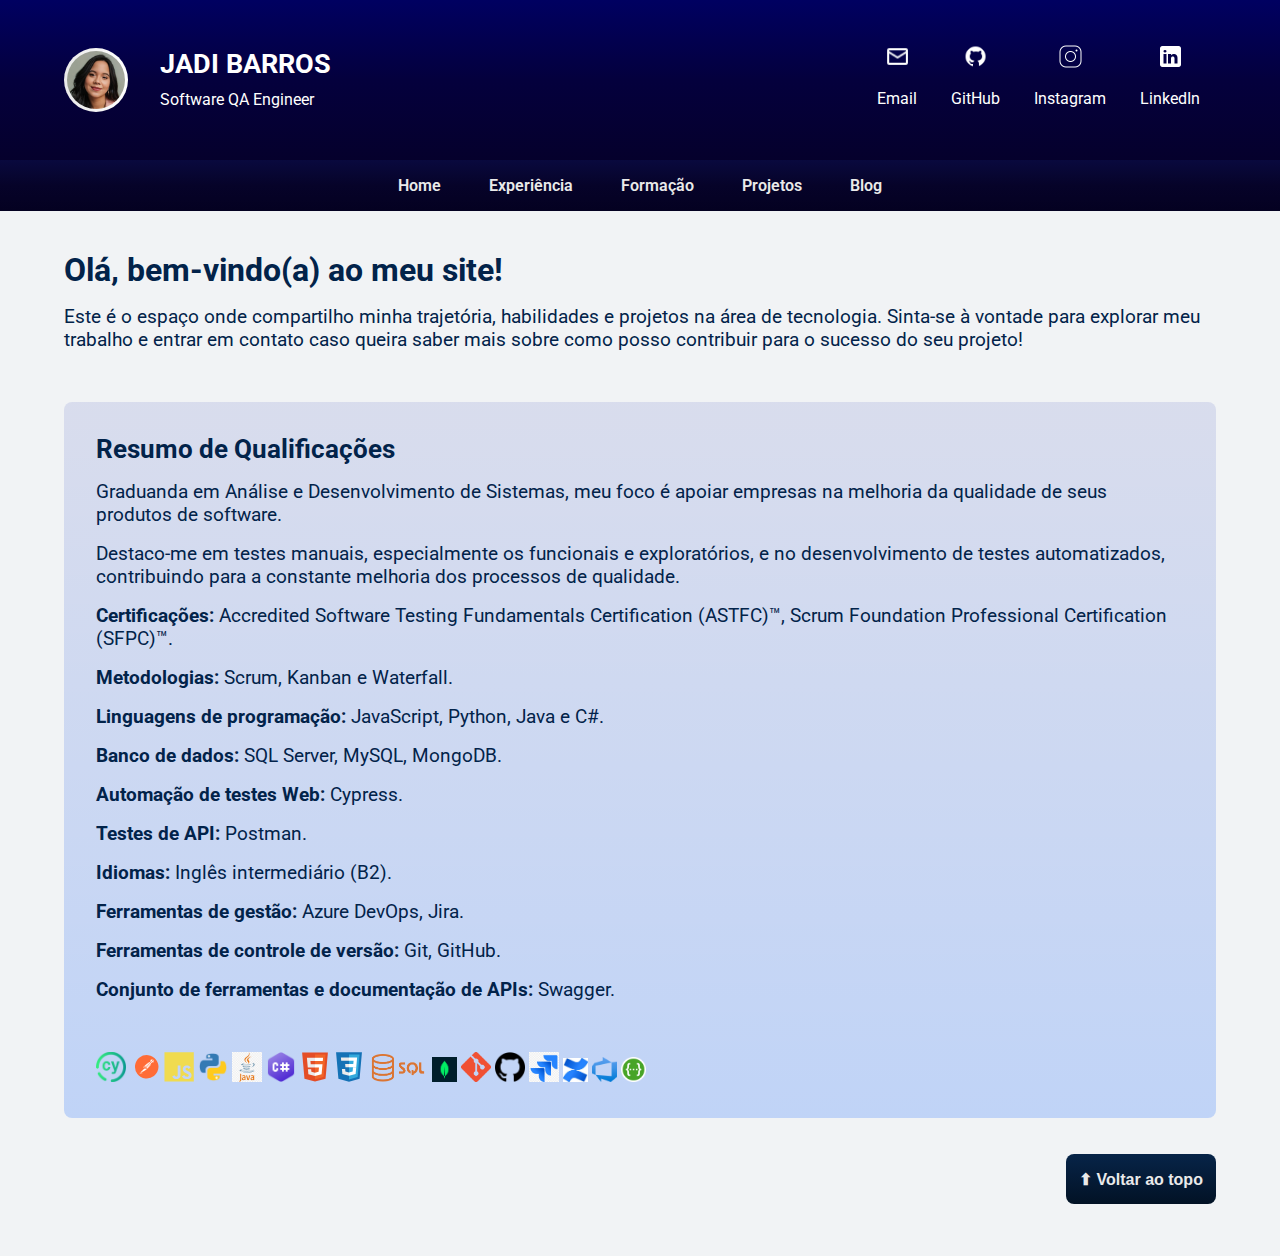
<file: index.html>
<!DOCTYPE html>
<html lang="en">
  <head>
    <meta charset="UTF-8" />
    <meta http-equiv="X-UA-Compatible" content="IE=edge" />
    <meta name="viewport" content="width=device-width, initial-scale=1.0" />

    <link rel="preconnect" href="https://fonts.googleapis.com" />
    <link rel="preconnect" href="https://fonts.gstatic.com" crossorigin />
    <link
      href="https://fonts.googleapis.com/css2?family=Roboto:wght@400;700&display=swap"
      rel="stylesheet"
    />

    <link rel="icon" type="image/png" href="./assets/foto-aba-navegador.jpg" />

    <link rel="stylesheet" href="./styles.css" />

    <script src="./scripts/modal-menu.js" defer></script>
    <script src="./scripts/toggle-conteudo.js" defer></script>
    <script src="./scripts/btn-topo.js" defer></script>

    <title>Jadi Barros | Portfólio</title>
  </head>
  <body>
    <header>
      <div class="cabeçalho-perfil">
        <img
          class="foto_perfil"
          src="./assets/logo.jpg"
          alt="Foto da Jadi"
        />

        <p>
          <strong>JADI BARROS </strong>
          <br />
          <small>Software QA Engineer</small>
        </p>
      </div>

      <div class="redes">
        <div class="rede">
          <a href="mailto:jbheliodoro@gmail.com" target="_blank">
            <img src="./assets/email.png" width="25px" />
            <p>Email</p>
          </a>
        </div>
        <div class="rede">
          <a href="https://github.com/jadibrrs" target="_blank">
            <img src="./assets/github.png" width="25px" />
            <p>GitHub</p>
          </a>
        </div>
        <div class="rede">
          <a href="https://www.instagram.com/jadibarros.qa/" target="_blank">
            <img src="./assets/instagram.png" width="25px" />
            <p>Instagram</p>
          </a>
        </div>
        <div class="rede">
          <a href="https://www.linkedin.com/in/jadibarros/" target="_blank">
            <img src="./assets/linkedin.png" width="25px" />
            <p>LinkedIn</p>
          </a>
        </div>
      </div>

      <img
        src="./assets/menu.png"
        alt="Ícone Menu"
        class="menu-icone"
        onclick="modalMenu(event)"
      />

      <div id="menu-modal" class="menu-modal">
        <div class="modal-content">
          <span class="close" onclick="modalMenu()">&times;</span>
          <a href="./index.html">Home</a>
          <a href="./experiencia.html">Experiência</a>
          <a href="./formacao.html">Formação</a>
          <a href="./projetos.html">Projetos</a>
          <a href="./blog.html">Blog</a>

          <div class="social-icons">
            <a href="mailto:jbheliodoro@gmail.com" target="_blank">
              <img src="./assets/email.png" width="25px" />
            </a>
            <a href="https://github.com/jadibrrs" target="_blank">
              <img src="./assets/github.png" width="25px" />
            </a>
            <a href="https://www.instagram.com/jadibarros.qa/" target="_blank">
              <img src="./assets/instagram.png" width="25px" />
            </a>
            <a href="https://www.linkedin.com/in/jadibarros/" target="_blank">
              <img src="./assets/linkedin.png" width="25px" />
            </a>
          </div>
        </div>
      </div>
    </header>
    <main>
      <div class="menu">
        <a href="./index.html">Home</a>
        <a href="./experiencia.html">Experiência</a>
        <a href="./formacao.html">Formação</a>
        <a href="./projetos.html">Projetos</a>
        <a href="./blog.html">Blog</a>
      </div>

      <div class="sobre_mim">
        <h1>Olá, bem-vindo(a) ao meu site!</h1>
        <p>
          Este é o espaço onde compartilho minha trajetória, habilidades e
          projetos na área de tecnologia. Sinta-se à vontade para explorar meu
          trabalho e entrar em contato caso queira saber mais sobre como posso
          contribuir para o sucesso do seu projeto!
        </p>
        <br />
        <div class="resumo-e-foto">
          <div class="resumo_qualificacoes">
          <h2>Resumo de Qualificações</h2>
          <p>
            Graduanda em Análise e Desenvolvimento de Sistemas, meu foco é apoiar empresas na melhoria da qualidade de seus produtos de software. 
          </p>
          <p>
            Destaco-me em testes manuais, especialmente os funcionais e
            exploratórios, e no desenvolvimento de testes automatizados,
            contribuindo para a constante melhoria dos processos de qualidade.
          </p>
          <p>
            <b>Certificações:</b> Accredited Software Testing Fundamentals
            Certification (ASTFC)™, Scrum Foundation Professional Certification
            (SFPC)™.
          </p>
          <p><b>Metodologias:</b> Scrum, Kanban e Waterfall.</p>
          <p>
            <b>Linguagens de programação:</b> JavaScript, Python, Java e C#.
          </p>
          <p><b>Banco de dados:</b> SQL Server, MySQL, MongoDB.</p>
          <p><b>Automação de testes Web:</b> Cypress.</p>
          <p><b>Testes de API:</b> Postman.</p>
          <p><b>Idiomas:</b> Inglês intermediário (B2).</p>
          <p><b>Ferramentas de gestão:</b> Azure DevOps, Jira.</p>
          <p><b>Ferramentas de controle de versão:</b> Git, GitHub.</p>
          <p><b>Conjunto de ferramentas e documentação de APIs:</b> Swagger.</p>
          <br />
          <div>
            <img alt="Ícone Cypress" width="30" src="./assets/cypress.png" />
            <img alt="Ícone Postman" width="30" src="./assets/postman.svg" />
            <img
              alt="Ícone JavaScript"
              width="30"
              src="./assets/javascript.svg"
            />
            <img alt="Ícone Python" width="30" src="./assets/python.webp" />
            <img alt="Ícone Java" width="30" src="./assets/java.png" />
            <img alt="Ícone C#" width="30" src="./assets/csharp.png" />
            <img alt="Ícone HTML" width="30" src="./assets/html5.svg" />
            <img alt="Ícone CSS" width="30" src="./assets/css3.svg" />
            <img alt="Ícone SQL" width="60" src="./assets/sql.png" />
            <img alt="Ícone MongoDB" width="25" src="./assets/mongodb.png" />
            <img alt="Ícone Git" width="30" src="./assets/git.png" />
            <img
              alt="Ícone GitHub"
              width="30"
              src="./assets/github-preto.png"
            />
            <img alt="Ícone Jira" width="30" src="./assets/jira.png" />
            <img
              alt="Ícone Confluence"
              width="25"
              src="./assets/confluence.png"
            />
            <img alt="Ícone Azure" width="25" src="./assets/azure.png" />
            <img alt="Ícone Swagger" width="25" src="./assets/swagger.png" />
          </div>
        </div>
      </div>
    </main>
    <footer>
      <div>
        <button id="btnTopo" class="btnTopo" title="Voltar ao topo">
          ⬆ Voltar ao topo
        </button>
      </div>
    </footer>
  </body>
</html>
</file>
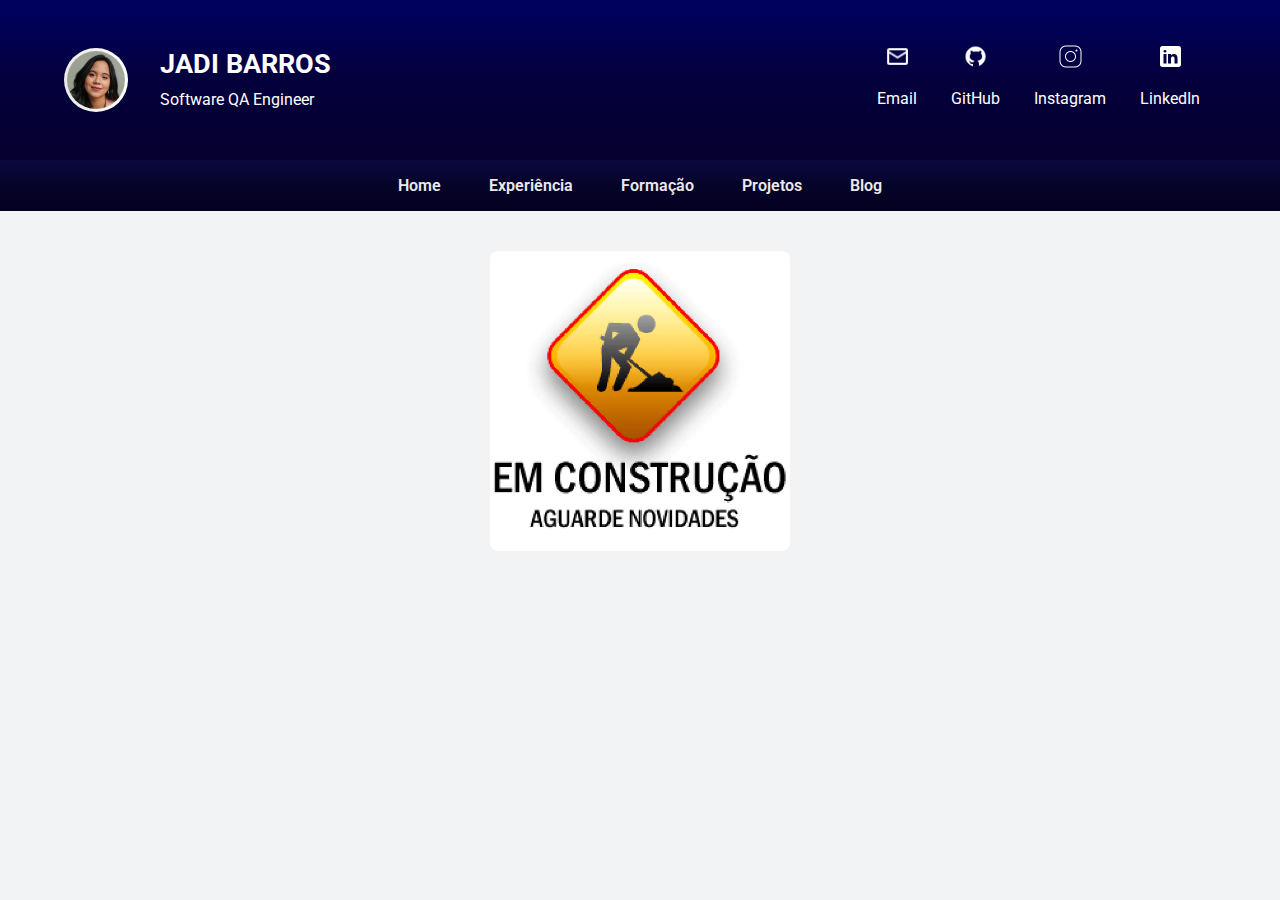
<file: blog.html>
<!DOCTYPE html>
<html lang="en">
  <head>
    <meta charset="UTF-8" />
    <meta http-equiv="X-UA-Compatible" content="IE=edge" />
    <meta name="viewport" content="width=device-width, initial-scale=1.0" />

    <link rel="preconnect" href="https://fonts.googleapis.com" />
    <link rel="preconnect" href="https://fonts.gstatic.com" crossorigin />
    <link
      href="https://fonts.googleapis.com/css2?family=Roboto:wght@400;700&display=swap"
      rel="stylesheet"
    />

    <link rel="icon" type="image/png" href="./assets/foto-aba-navegador.jpg" />

    <link rel="stylesheet" href="./styles.css" />

    <script src="./scripts/modal-menu.js" defer></script>
    <script src="./scripts/toggle-conteudo.js" defer></script>
    <script src="./scripts/btn-topo.js" defer></script>

    <title>Jadi Barros | Portfólio</title>
  </head>
  <body>
    <header>
      <div class="cabeçalho-perfil">
        <img class="foto_perfil" src="./assets/logo.jpg" alt="Foto da Jadi" />

        <p>
          <strong>JADI BARROS </strong>
          <br />
          <small>Software QA Engineer</small>
        </p>
      </div>

      <div class="redes">
        <div class="rede">
          <a href="mailto:jbheliodoro@gmail.com" target="_blank">
            <img src="./assets/email.png" width="25px" />
            <p>Email</p>
          </a>
        </div>
        <div class="rede">
          <a href="https://github.com/jadibrrs" target="_blank">
            <img src="./assets/github.png" width="25px" />
            <p>GitHub</p>
          </a>
        </div>
        <div class="rede">
          <a href="https://www.instagram.com/jadibarros.qa/" target="_blank">
            <img src="./assets/instagram.png" width="25px" />
            <p>Instagram</p>
          </a>
        </div>
        <div class="rede">
          <a href="https://www.linkedin.com/in/jadibarros/" target="_blank">
            <img src="./assets/linkedin.png" width="25px" />
            <p>LinkedIn</p>
          </a>
        </div>
      </div>

      <img
        src="./assets/menu.png"
        alt="Ícone Menu"
        class="menu-icone"
        onclick="modalMenu(event)"
      />

      <div id="menu-modal" class="menu-modal">
        <div class="modal-content">
          <span class="close" onclick="modalMenu()">&times;</span>
          <a href="./index.html">Home</a>
          <a href="./experiencia.html">Experiência</a>
          <a href="./formacao.html">Formação</a>
          <a href="./projetos.html">Projetos</a>
          <a href="./blog.html">Blog</a>

          <div class="social-icons">
            <a href="mailto:jbheliodoro@gmail.com" target="_blank">
              <img src="./assets/email.png" width="25px" />
            </a>
            <a href="https://github.com/jadibrrs" target="_blank">
              <img src="./assets/github.png" width="25px" />
            </a>
            <a href="https://www.instagram.com/jadibarros.qa/" target="_blank">
              <img src="./assets/instagram.png" width="25px" />
            </a>
            <a href="https://www.linkedin.com/in/jadibarros/" target="_blank">
              <img src="./assets/linkedin.png" width="25px" />
            </a>
          </div>
        </div>
      </div>
    </header>

    <main>
      <div class="menu">
        <a href="./index.html">Home</a>
        <a href="./experiencia.html">Experiência</a>
        <a href="./formacao.html">Formação</a>
        <a href="./projetos.html">Projetos</a>
        <a href="./blog.html">Blog</a>
      </div>

      <div class="em-construcao">
        <img
          src="./assets/em_construcao.jpg"
          alt="Imagem simbolizando que a página ainda está em construção."
          class="img-em-construcao"
        />
      </div>
    </main>
  </body>
</html>
</file>
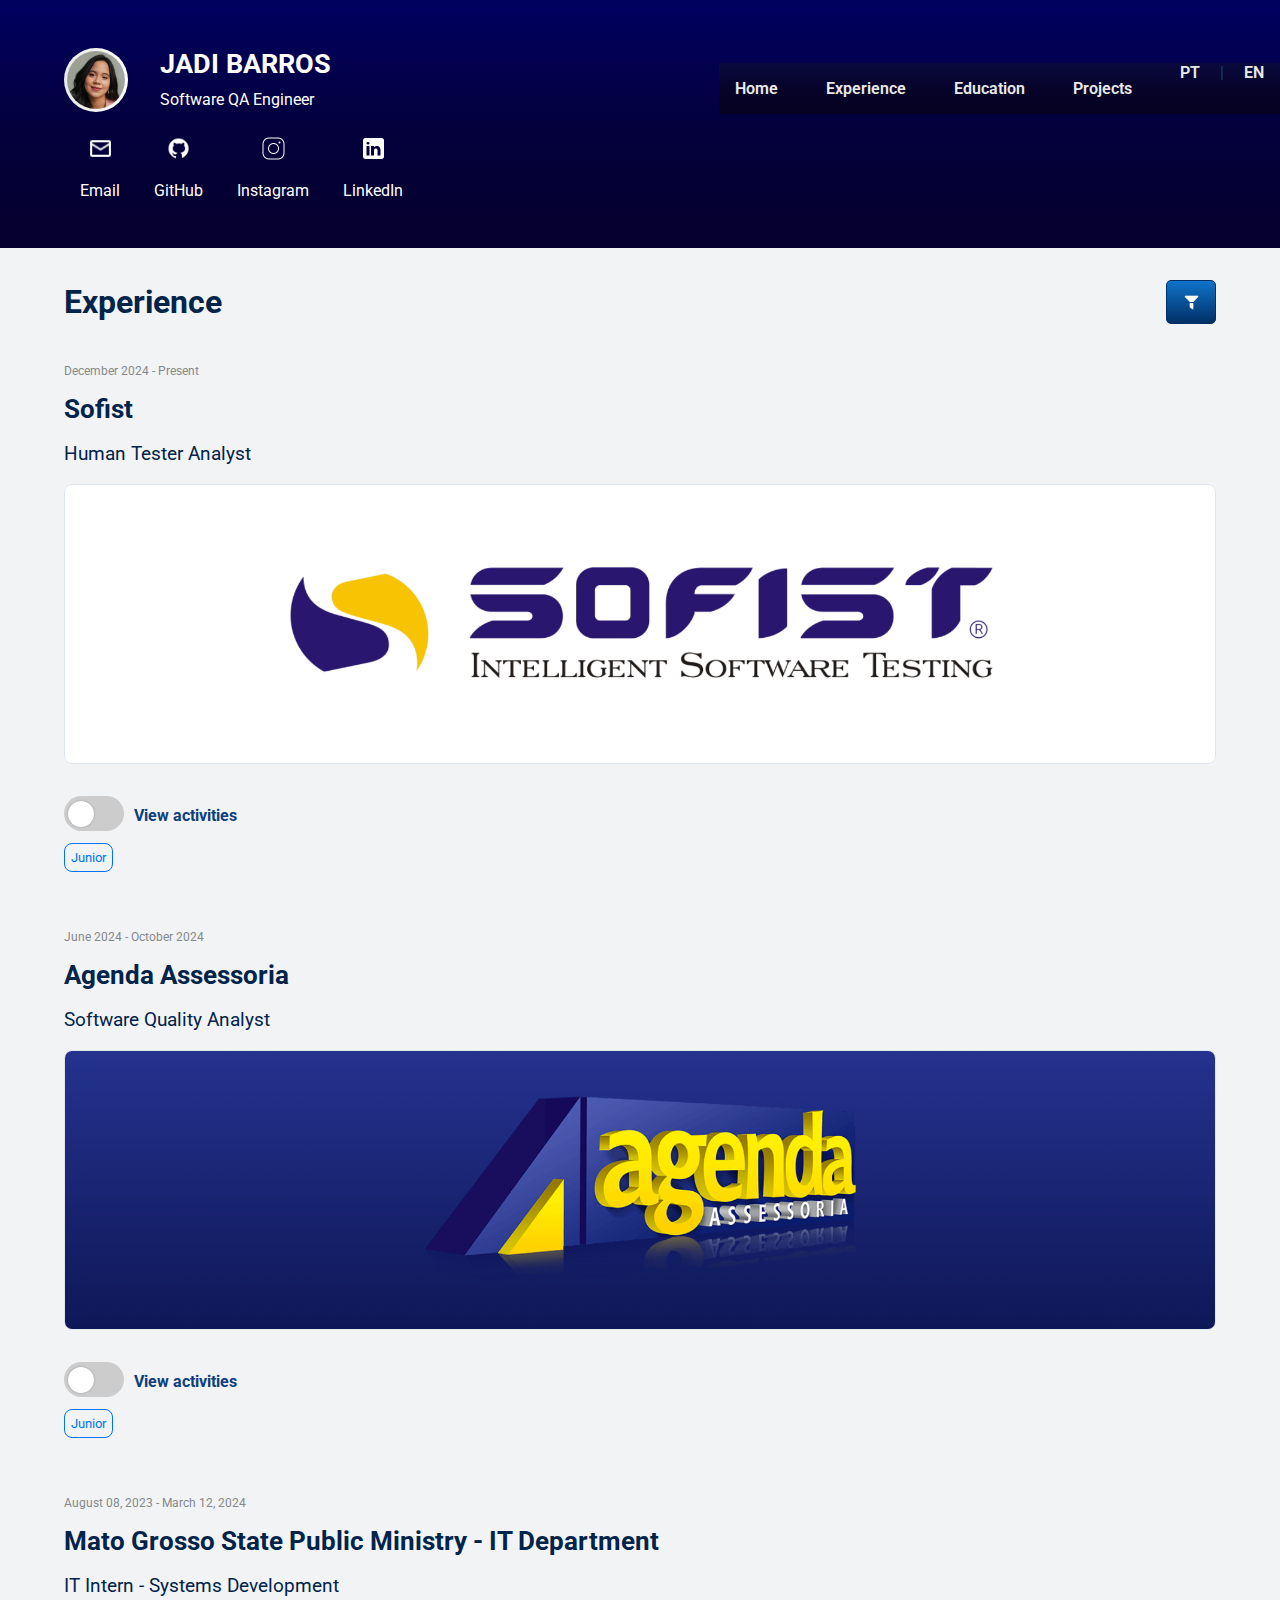
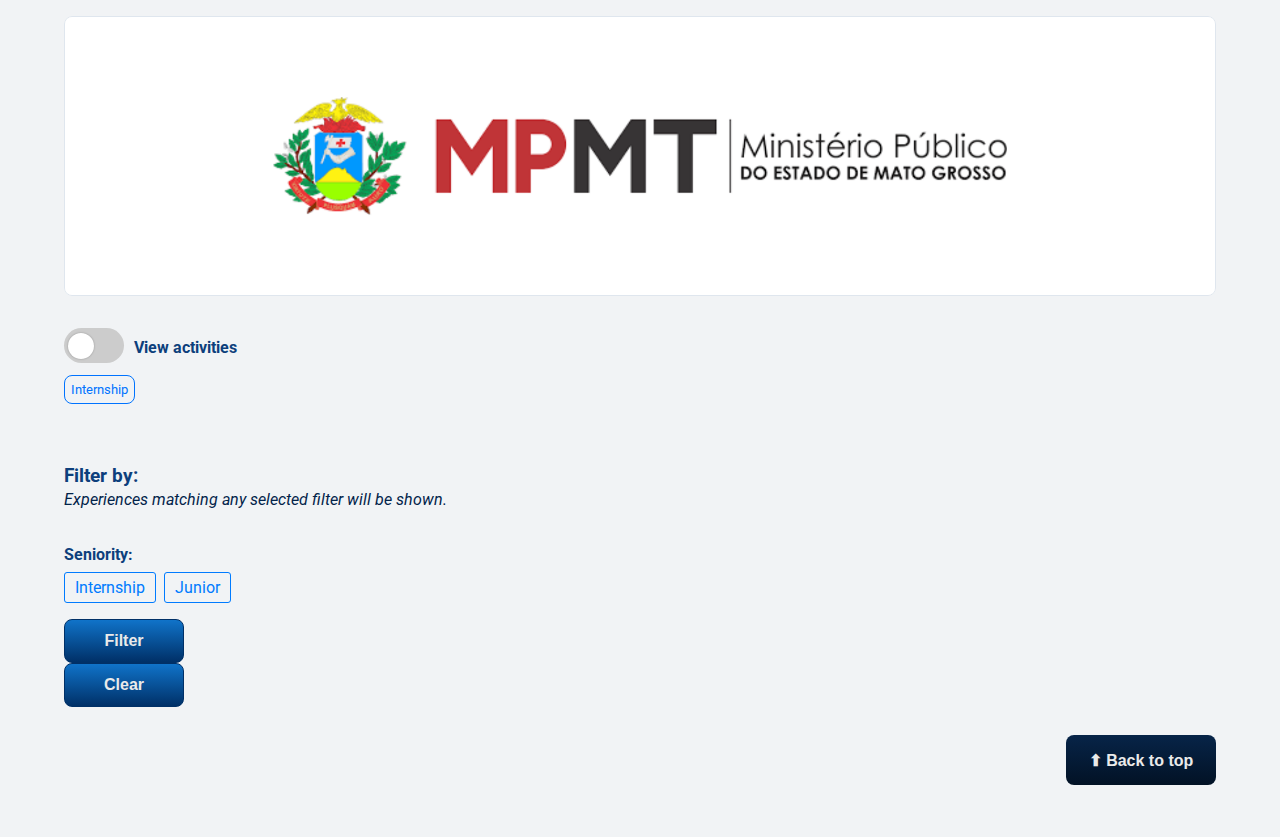
<file: experiencia-en.html>
<!DOCTYPE html>
<html lang="en-US">
  <head>
    <meta charset="UTF-8" />
    <meta http-equiv="X-UA-Compatible" content="IE=edge" />
    <meta name="viewport" content="width=device-width, initial-scale=1.0" />
    <link rel="preconnect" href="https://fonts.googleapis.com" />
    <link rel="preconnect" href="https://fonts.gstatic.com" crossorigin />
    <link
      href="https://fonts.googleapis.com/css2?family=Roboto:wght@400;700&display=swap"
      rel="stylesheet"
    />
    <link rel="icon" type="image/png" href="./assets/foto-aba-navegador.jpg" />
    <link rel="stylesheet" href="./styles.css" />
    <script src="./scripts/modal-menu.js" defer></script>
    <script src="./scripts/toggle-conteudo-en.js" defer></script>
    <script src="./scripts/btn-topo.js" defer></script>
    <script src="./scripts/btn-filtrar.js" defer></script>
    <title>Jadi Barros | Experience</title>
  </head>
  <body>
    <header>
      <div class="header">
        <div class="cabeçalho-perfil">
          <img
            class="foto_perfil"
            src="./assets/logo.jpg"
            alt="Jadi's photo"
          />
          <p>
            <strong>JADI BARROS </strong>
            <br />
            <small>Software QA Engineer</small>
          </p>
        </div>
        <div class="redes">
          <div class="rede">
            <a href="mailto:jbheliodoro@gmail.com" target="_blank">
              <img src="./assets/email.png" width="25px" />
              <p>Email</p>
            </a>
          </div>
          <div class="rede">
            <a href="https://github.com/jadibrrs" target="_blank">
              <img src="./assets/github.png" width="25px" />
              <p>GitHub</p>
            </a>
          </div>
          <div class="rede">
            <a href="https://www.instagram.com/jadibarros.qa/" target="_blank">
              <img src="./assets/instagram.png" width="25px" />
              <p>Instagram</p>
            </a>
          </div>
          <div class="rede">
            <a href="https://www.linkedin.com/in/jadibarros/" target="_blank">
              <img src="./assets/linkedin.png" width="25px" />
              <p>LinkedIn</p>
            </a>
          </div>
        </div>
        <img
          src="./assets/menu.png"
          alt="Menu Icon"
          class="menu-icone"
          onclick="modalMenu(event)"
        />
        <div id="menu-modal" class="menu-modal">
          <div class="modal-content">
            <span class="close" onclick="modalMenu()">&times;</span>
            <a href="./index-en.html">Home</a>
            <a href="./experiencia-en.html">Experience</a>
            <a href="./formacao-en.html">Education</a>
            <a href="./projetos-en.html">Projects</a>
            <div class="language-switcher">
              <a href="./experiencia.html" class="lang-inactive">PT</a>
              <span>|</span>
              <a href="./experiencia-en.html" class="lang-active">EN</a>
            </div>
            <div class="social-icons">
              <a href="mailto:jbheliodoro@gmail.com" target="_blank">
                <img src="./assets/email.png" width="25px" />
              </a>
              <a href="https://github.com/jadibrrs" target="_blank">
                <img src="./assets/github.png" width="25px" />
              </a>
              <a href="https://www.instagram.com/jadibarros.qa/" target="_blank">
                <img src="./assets/instagram.png" width="25px" />
              </a>
              <a href="https://www.linkedin.com/in/jadibarros/" target="_blank">
                <img src="./assets/linkedin.png" width="25px" />
              </a>
            </div>
          </div>
        </div>
      </div>
      <div class="menu">
        <a href="./index-en.html">Home</a>
        <a href="./experiencia-en.html">Experience</a>
        <a href="./formacao-en.html">Education</a>
        <a href="./projetos-en.html">Projects</a>
        <div class="language-switcher">
          <a href="./experiencia.html" class="lang-inactive">PT</a>
          <span>|</span>
          <a href="./experiencia-en.html" class="lang-active">EN</a>
        </div>
      </div>
    </header>
    
    <main class="main-wrapper">
      <div class="lista-conteudo">
        
        <div class="titulo-e-filtro">
          <h1>Experience</h1>
          <button id="botaoFiltro" class="botao-filtro">
            <img src="./assets/filtro.png" alt="Filter" class="filtrar" />
          </button>
        </div>

        <div class="categoria-verificar">
          <a href="https://www.sofist.co/" target="_blank" class="memory experience">
            <small>December 2024 - Present</small>
            <h2>Sofist</h2>
            <p>Human Tester Analyst</p>
            <div><img src="./assets/sofist.png" /></div>
          </a>
          <div class="content">
            <div class="toggle-container">
              <label class="toggle-switch">
                <input type="checkbox" id="toggle-sofist" onclick="mostrarSofist(event)"/>
                <span class="slider"></span>
              </label>
              <label for="toggle-sofist"><b>View activities</b></label>
            </div>
            <section id="elemento-pai-sofist"></section>
            <small class="tag senioridade">Junior</small>
          </div>
        </div>

        <div class="categoria-verificar">
          <a href="https://www.agendaassessoria.com.br/" target="_blank" class="memory experience">
            <small>June 2024 - October 2024</small>
            <h2>Agenda Assessoria</h2>
            <p>Software Quality Analyst</p>
            <div><img src="./assets/agenda.png" /></div>
          </a>
          <div class="content">
            <div class="toggle-container">
              <label class="toggle-switch">
                <input type="checkbox" id="toggle-agenda" onclick="mostrarAgenda(event)"/>
                <span class="slider"></span>
              </label>
              <label for="toggle-agenda"><b>View activities</b></label>
            </div>
            <section id="elemento-pai-agenda"></section>
            <small class="tag senioridade">Junior</small>
          </div>
        </div>

        <div class="categoria-verificar">
          <a href="https://mpmt.mp.br/" target="_blank" class="memory experience">
            <small>August 08, 2023 - March 12, 2024</small>
            <h2>Mato Grosso State Public Ministry - IT Department</h2>
            <p>IT Intern - Systems Development</p>
            <div><img src="./assets/mpmt.png" /></div>
          </a>
          <div class="content">
            <div class="toggle-container">
              <label class="toggle-switch">
                <input type="checkbox" id="toggle-estagio" onclick="mostrarEstagio(event)"/>
                <span class="slider"></span>
              </label>
              <label for="toggle-estagio"><b>View activities</b></label>
            </div>
            <section id="elemento-pai-estagio"></section>
            <small class="tag senioridade">Internship</small>
          </div>
        </div>
        <br />
      </div>

      <div id="filtro-container">
        <div class="opcoes-filtro">
          <h3>Filter by:</h3>
          <p><small><i>Experiences matching any selected filter will be shown.</i></small></p>
          <br>
          <h4>Seniority:</h4>
          <div class="categoria">
            <span class="opcao" data-valor="Internship">Internship</span>
            <span class="opcao" data-valor="Junior">Junior</span>
          </div>
          <div class="btns-filtro">
            <button id="botaoFiltrar">Filter</button>
            <button id="botaoLimpar">Clear</button>
          </div>
        </div>
      </div>
      
      <div id="filtro-overlay"></div>
    </main>
    <footer>
      <div>
        <button id="btnTopo" class="btnTopo" title="Back to top">
          ⬆ Back to top
        </button>
      </div>
    </footer>
  </body>
</html>
</file>
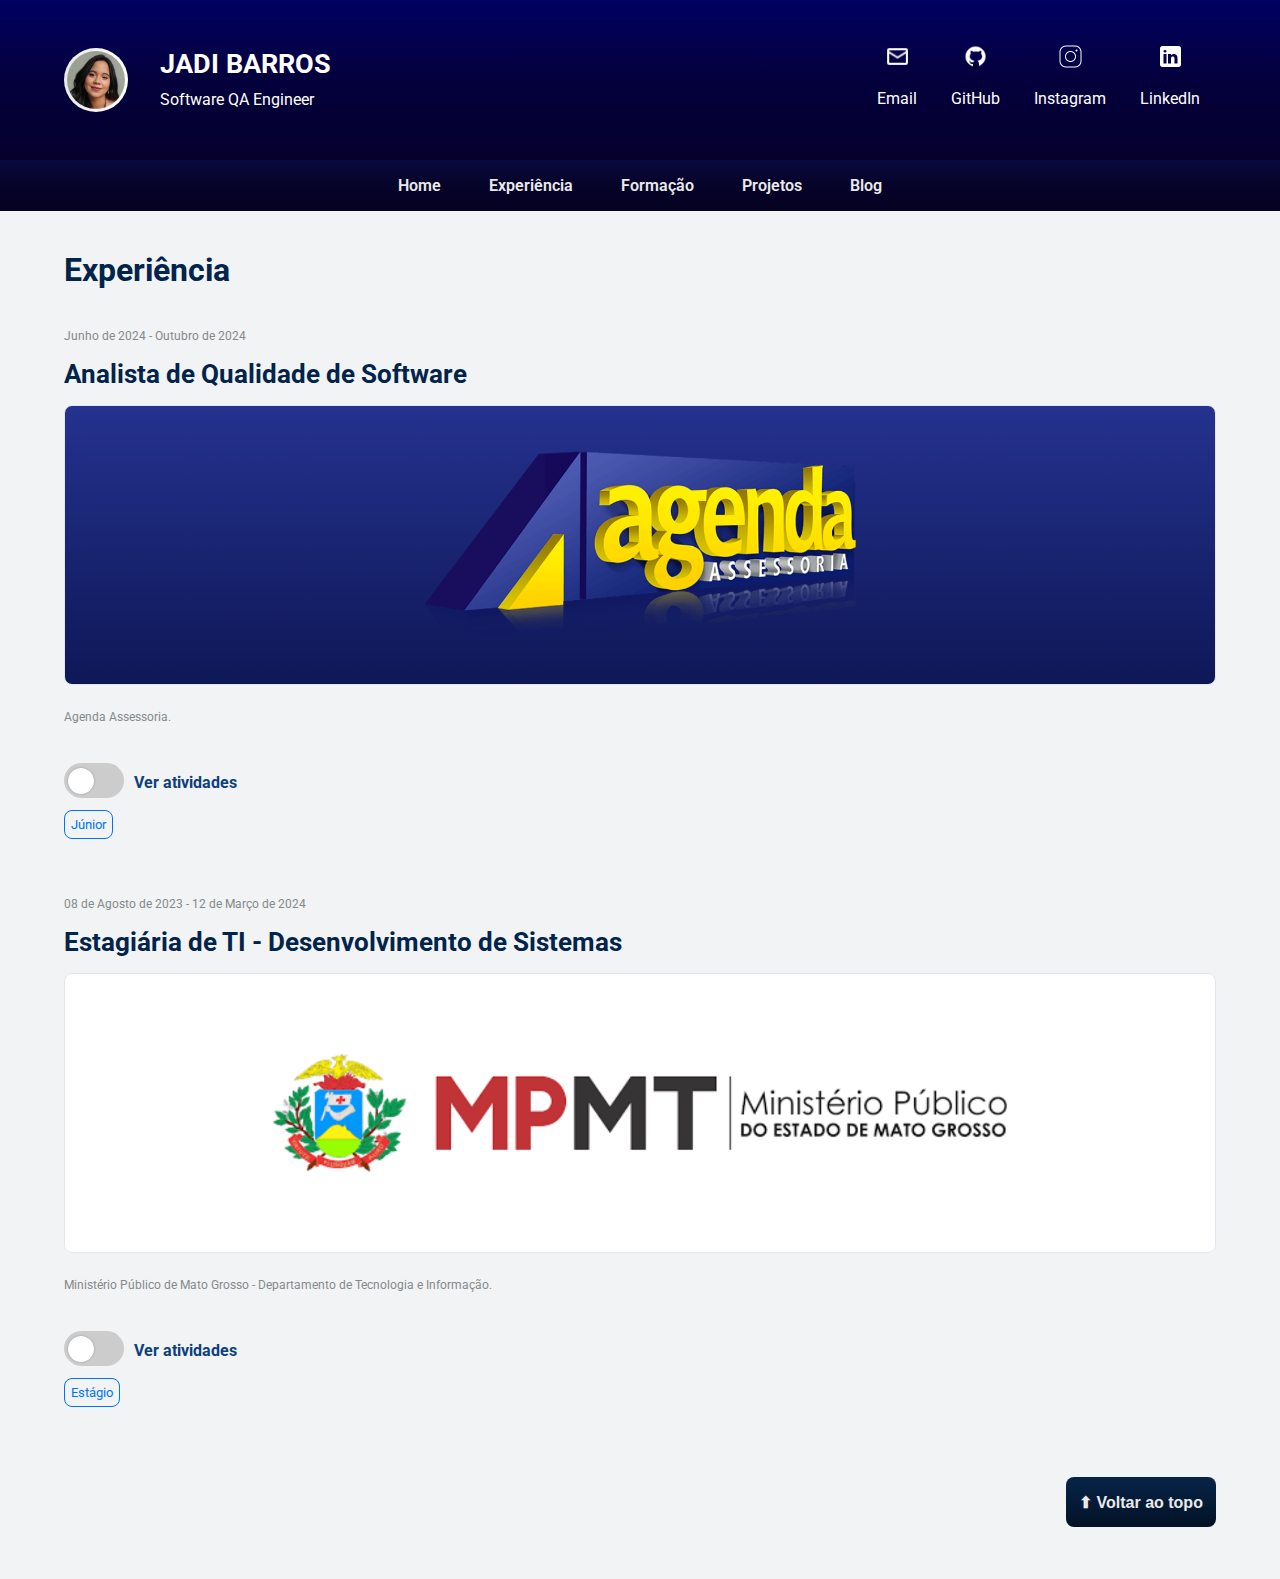
<file: experiencia.html>
<!DOCTYPE html>
<html lang="en">
  <head>
    <meta charset="UTF-8" />
    <meta http-equiv="X-UA-Compatible" content="IE=edge" />
    <meta name="viewport" content="width=device-width, initial-scale=1.0" />

    <link rel="preconnect" href="https://fonts.googleapis.com" />
    <link rel="preconnect" href="https://fonts.gstatic.com" crossorigin />
    <link
      href="https://fonts.googleapis.com/css2?family=Roboto:wght@400;700&display=swap"
      rel="stylesheet"
    />

    <link rel="icon" type="image/png" href="./assets/foto-aba-navegador.jpg" />

    <link rel="stylesheet" href="./styles.css" />

    <script src="./scripts/modal-menu.js" defer></script>
    <script src="./scripts/toggle-conteudo.js" defer></script>
    <script src="./scripts/btn-topo.js" defer></script>

    <title>Jadi Barros | Portfólio</title>
  </head>
  <body>
    <header>
      <div class="cabeçalho-perfil">
        <img class="foto_perfil" src="./assets/logo.jpg" alt="Foto da Jadi" />

        <p>
          <strong>JADI BARROS </strong>
          <br />
          <small>Software QA Engineer</small>
        </p>
      </div>

      <div class="redes">
        <div class="rede">
          <a href="mailto:jbheliodoro@gmail.com" target="_blank">
            <img src="./assets/email.png" width="25px" />
            <p>Email</p>
          </a>
        </div>
        <div class="rede">
          <a href="https://github.com/jadibrrs" target="_blank">
            <img src="./assets/github.png" width="25px" />
            <p>GitHub</p>
          </a>
        </div>
        <div class="rede">
          <a href="https://www.instagram.com/jadibarros.qa/" target="_blank">
            <img src="./assets/instagram.png" width="25px" />
            <p>Instagram</p>
          </a>
        </div>
        <div class="rede">
          <a href="https://www.linkedin.com/in/jadibarros/" target="_blank">
            <img src="./assets/linkedin.png" width="25px" />
            <p>LinkedIn</p>
          </a>
        </div>
      </div>

      <img
        src="./assets/menu.png"
        alt="Ícone Menu"
        class="menu-icone"
        onclick="modalMenu(event)"
      />

      <div id="menu-modal" class="menu-modal">
        <div class="modal-content">
          <span class="close" onclick="modalMenu()">&times;</span>
          <a href="./index.html">Home</a>
          <a href="./experiencia.html">Experiência</a>
          <a href="./formacao.html">Formação</a>
          <a href="./projetos.html">Projetos</a>
          <a href="./blog.html">Blog</a>

          <div class="social-icons">
            <a href="mailto:jbheliodoro@gmail.com" target="_blank">
              <img src="./assets/email.png" width="25px" />
            </a>
            <a href="https://github.com/jadibrrs" target="_blank">
              <img src="./assets/github.png" width="25px" />
            </a>
            <a href="https://www.instagram.com/jadibarros.qa/" target="_blank">
              <img src="./assets/instagram.png" width="25px" />
            </a>
            <a href="https://www.linkedin.com/in/jadibarros/" target="_blank">
              <img src="./assets/linkedin.png" width="25px" />
            </a>
          </div>
        </div>
      </div>
    </header>

    <main>
      <div class="menu">
        <a href="./index.html">Home</a>
        <a href="./experiencia.html">Experiência</a>
        <a href="./formacao.html">Formação</a>
        <a href="./projetos.html">Projetos</a>
        <a href="./blog.html">Blog</a>
      </div>

      <div class="titulo-e-filtro">
          <h1>Experiência</h1>
          <!-- <button id="botaoFiltro" class="botao-filtro">
            <img src="./assets/filtro.png" alt="" class="filtrar" />
          </button> -->
        </div>

      <div>
        <a
          href="https://www.agendaassessoria.com.br/"
          target="_blank"
          class="memory"
        >
          <small>Junho de 2024 - Outubro de 2024</small>
          <h2>Analista de Qualidade de Software</h2>
          <div>
            <img src="./assets/agenda.png" />
          </div>
          <p>
            <small> Agenda Assessoria. </small>
          </p>
        </a>
        <div class="content">
          <div class="toggle-container">
            <label class="toggle-switch">
              <input
                type="checkbox"
                id="toggle-agenda"
                onclick="mostrarAgenda(event)"
              />
              <span class="slider"></span>
            </label>
            <label for="toggle-agenda"><b>Ver atividades</b></label>
          </div>
          <section id="elemento-pai-agenda"></section>
          <small class="tag senioridade">Júnior</small>
        </div>
      </div>

      <div>
        <a href="https://mpmt.mp.br/" target="_blank" class="memory">
          <small>08 de Agosto de 2023 - 12 de Março de 2024</small>
          <h2>Estagiária de TI - Desenvolvimento de Sistemas</h2>
          <div>
            <img src="./assets/mpmt.png" />
          </div>
          <p>
            <small>
              Ministério Público de Mato Grosso - Departamento de Tecnologia e
              Informação.
            </small>
          </p>
        </a>
        <div class="content">
          <div class="toggle-container">
            <label class="toggle-switch">
              <input
                type="checkbox"
                id="toggle-estagio"
                onclick="mostrarEstagio(event)"
              />
              <span class="slider"></span>
            </label>
            <label for="toggle-estagio"><b>Ver atividades</b></label>
          </div>
          <section id="elemento-pai-estagio"></section>
          <small class="tag senioridade">Estágio</small>
        </div>
      </div>
    </main>
    <footer>
      <div>
        <button id="btnTopo" class="btnTopo" title="Voltar ao topo">
          ⬆ Voltar ao topo
        </button>
      </div>
    </footer>
  </body>
</html>
</file>
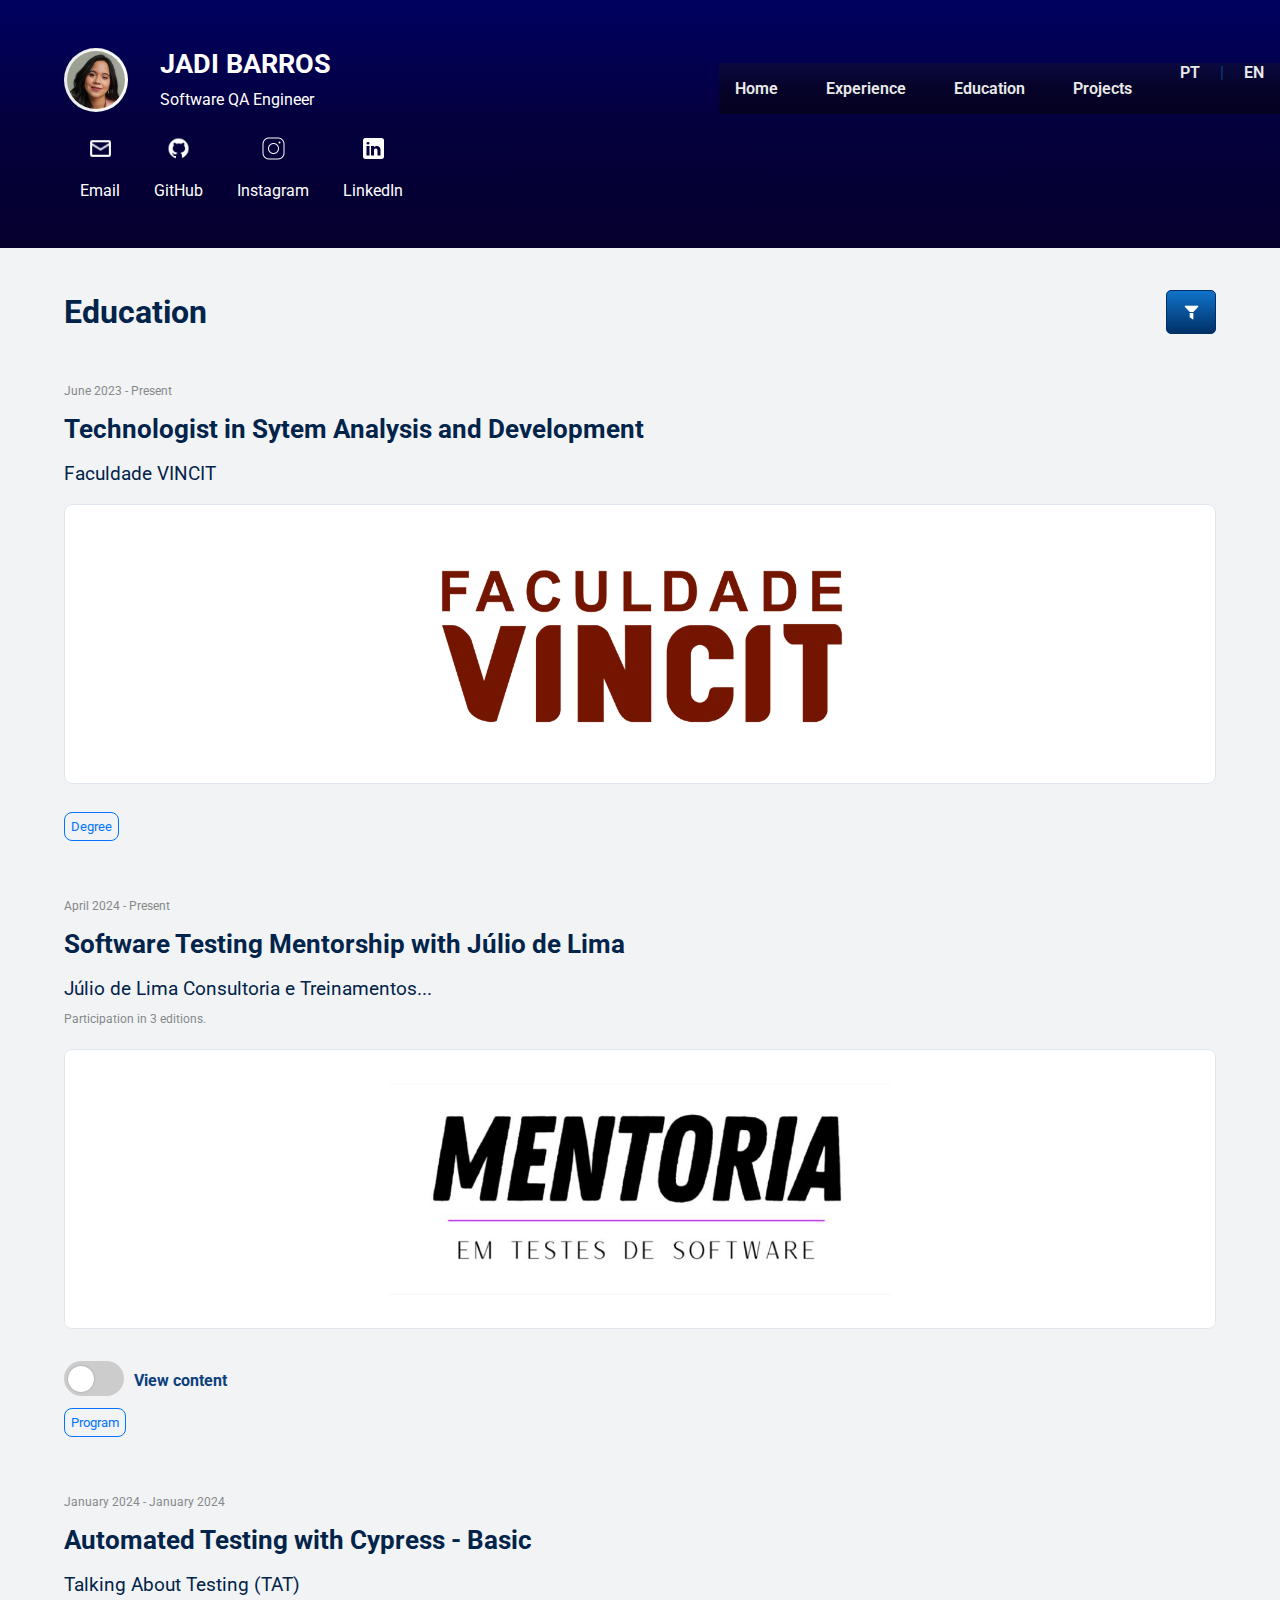
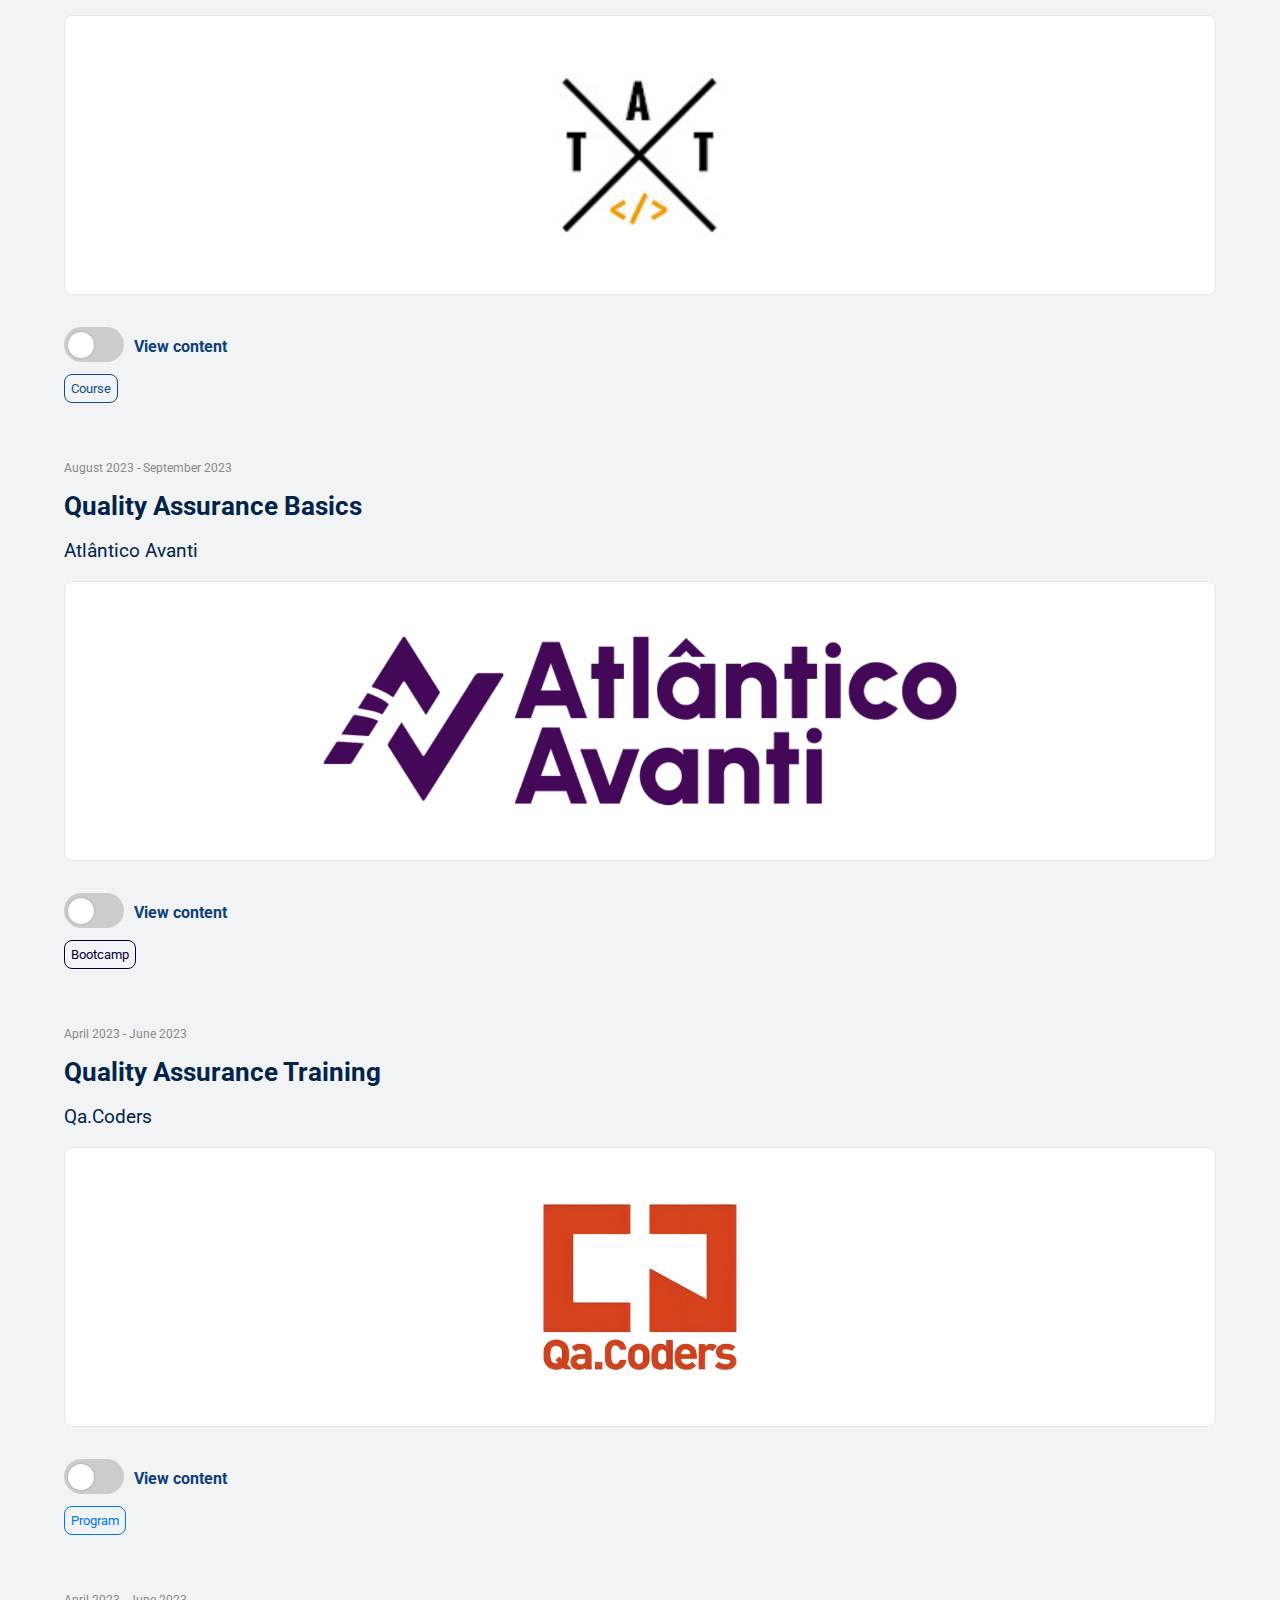
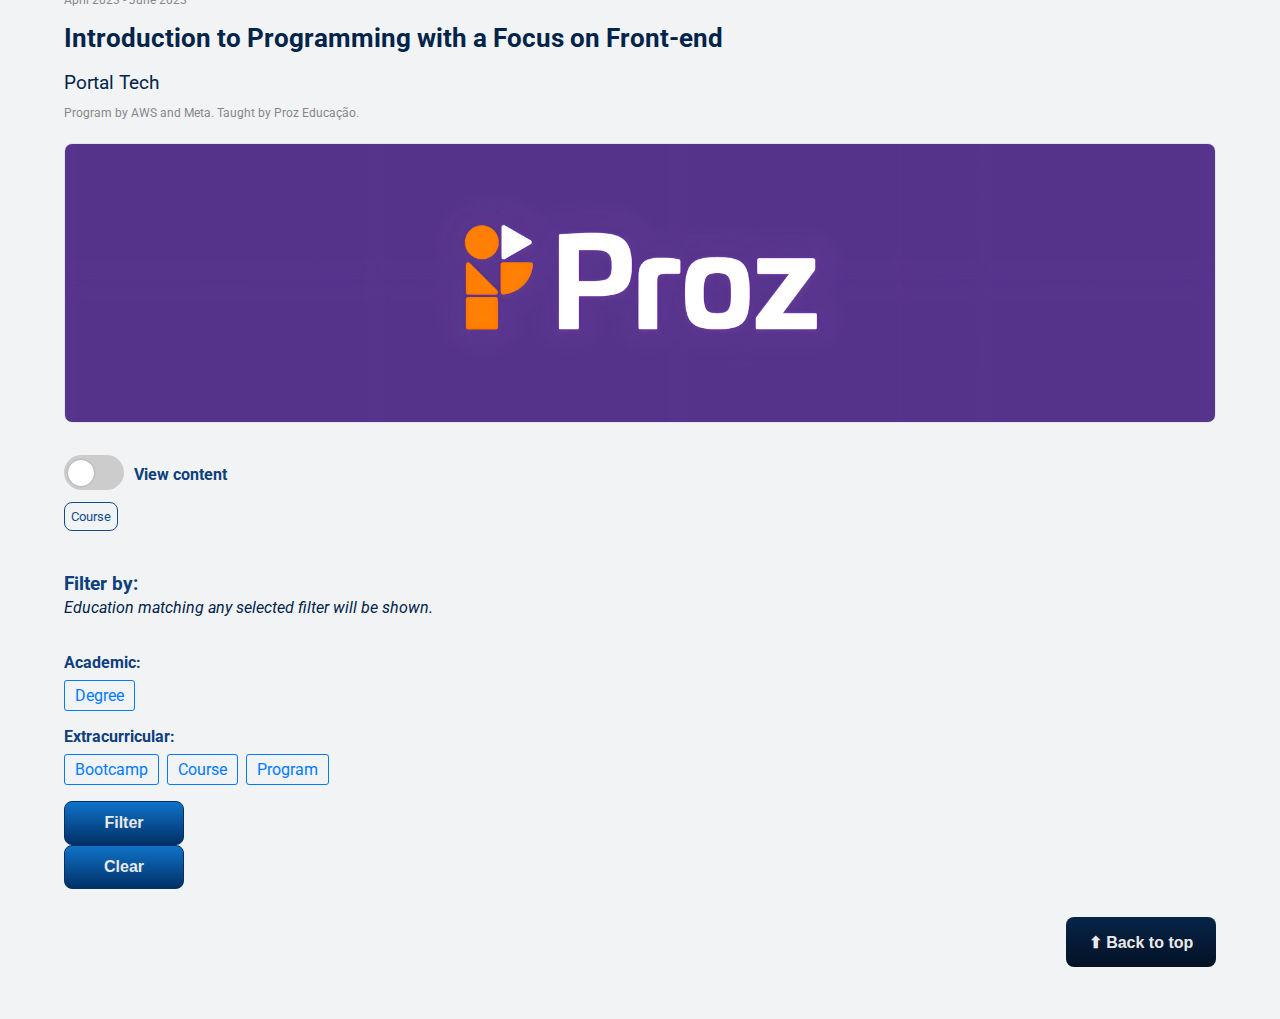
<file: formacao-en.html>
<!DOCTYPE html>
<html lang="en-US">
  <head>
    <meta charset="UTF-8" />
    <meta http-equiv="X-UA-Compatible" content="IE=edge" />
    <meta name="viewport" content="width=device-width, initial-scale=1.0" />
    <link rel="preconnect" href="https://fonts.googleapis.com" />
    <link rel="preconnect" href="https://fonts.gstatic.com" crossorigin />
    <link
      href="https://fonts.googleapis.com/css2?family=Roboto:wght@400;700&display=swap"
      rel="stylesheet"
    />
    <link rel="icon" type="image/png" href="./assets/foto-aba-navegador.jpg" />
    <link rel="stylesheet" href="./styles.css" />
    <script src="./scripts/modal-menu.js" defer></script>
    <script src="./scripts/toggle-conteudo-en.js" defer></script>
    <script src="./scripts/btn-topo.js" defer></script>
    <script src="./scripts/btn-filtrar.js" defer></script>
    <title>Jadi Barros | Education</title>
  </head>
  <body>
    <header>
      <div class="header">
        <div class="cabeçalho-perfil">
          <img
            class="foto_perfil"
            src="./assets/logo.jpg"
            alt="Jadi's photo"
          />
          <p>
            <strong>JADI BARROS </strong>
            <br />
            <small>Software QA Engineer</small>
          </p>
        </div>
        <div class="redes">
          <div class="rede">
            <a href="mailto:jbheliodoro@gmail.com" target="_blank">
              <img src="./assets/email.png" width="25px" />
              <p>Email</p>
            </a>
          </div>
          <div class="rede">
            <a href="https://github.com/jadibrrs" target="_blank">
              <img src="./assets/github.png" width="25px" />
              <p>GitHub</p>
            </a>
          </div>
          <div class="rede">
            <a href="https://www.instagram.com/jadibarros.qa/" target="_blank">
              <img src="./assets/instagram.png" width="25px" />
              <p>Instagram</p>
            </a>
          </div>
          <div class="rede">
            <a href="https://www.linkedin.com/in/jadibarros/" target="_blank">
              <img src="./assets/linkedin.png" width="25px" />
              <p>LinkedIn</p>
            </a>
          </div>
        </div>
        <img
          src="./assets/menu.png"
          alt="Menu Icon"
          class="menu-icone"
          onclick="modalMenu(event)"
        />
        <div id="menu-modal" class="menu-modal">
          <div class="modal-content">
            <span class="close" onclick="modalMenu()">&times;</span>
            <a href="./index-en.html">Home</a>
            <a href="./experiencia-en.html">Experience</a>
            <a href="./formacao-en.html">Education</a>
            <a href="./projetos-en.html">Projects</a>
            <div class="language-switcher">
              <a href="./formacao.html" class="lang-inactive">PT</a>
              <span>|</span>
              <a href="./formacao-en.html" class="lang-active">EN</a>
            </div>
            <div class="social-icons">
              <a href="mailto:jbheliodoro@gmail.com" target="_blank">
                <img src="./assets/email.png" width="25px" />
              </a>
              <a href="https://github.com/jadibrrs" target="_blank">
                <img src="./assets/github.png" width="25px" />
              </a>
              <a href="https://www.instagram.com/jadibarros.qa/" target="_blank">
                <img src="./assets/instagram.png" width="25px" />
              </a>
              <a href="https://www.linkedin.com/in/jadibarros/" target="_blank">
                <img src="./assets/linkedin.png" width="25px" />
              </a>
            </div>
          </div>
        </div>
      </div>
      <div class="menu">
        <a href="./index-en.html">Home</a>
        <a href="./experiencia-en.html">Experience</a>
        <a href="./formacao-en.html">Education</a>
        <a href="./projetos-en.html">Projects</a>
        <div class="language-switcher">
          <a href="./formacao.html" class="lang-inactive">PT</a>
          <span>|</span>
          <a href="./formacao-en.html" class="lang-active">EN</a>
        </div>
      </div>
    </header>
    
    <main class="main-wrapper">
      <div class="lista-conteudo">
        
        <div class="container-filtro">
          <div class="titulo-e-filtro">
            <h1>Education</h1>
            <button id="botaoFiltro" class="botao-filtro">
              <img src="./assets/filtro.png" alt="Filter" class="filtrar" />
            </button>
          </div>
        </div>
        
        <div class="categoria-verificar">
          <a href="https://www.faculdadevincit.edu.br/" target="_blank" class="memory">
            <small>June 2023 - Present</small>
            <h2>Technologist in Sytem Analysis and Development</h2>
            <p>Faculdade VINCIT</p>
            <div><img src="./assets/vincit.png" /></div>
          </a>
          <div class="content">
            <small class="tag programa">Degree</small>
          </div>
        </div>

        <div class="categoria-verificar">
          <a href="https://www.juliodelima.com.br/mentoria/" target="_blank" class="memory">
            <small>April 2024 - Present</small>
            <h2>Software Testing Mentorship with Júlio de Lima</h2>
            <p>
              Júlio de Lima Consultoria e Treinamentos...
              <br>
              <small>Participation in 3 editions.</small>
            </p>
            <div><img src="./assets/mentoria.png" /></div>
          </a>
          <div class="content">
            <div class="toggle-container">
              <label class="toggle-switch">
                <input type="checkbox" id="toggle-mentoria" onclick="mostrarMentoria(event)"/>
                <span class="slider"></span>
              </label>
              <label for="toggle-mentoria"><b>View content</b></label>
            </div>
            <section id="elemento-pai-mentoria"></section>
            <small class="tag programa">Program</small>
          </div>
        </div>

        <div class="categoria-verificar">
          <a href="https://www.udemy.com/course/testes-automatizados-com-cypress-basico/" target="_blank" class="memory">
            <small>January 2024 - January 2024</small>
            <h2>Automated Testing with Cypress - Basic</h2>
            <p>Talking About Testing (TAT)</p>
            <div><img src="./assets/tat.png" /></div>
          </a>
          <div class="content">
            <div class="toggle-container">
              <label class="toggle-switch">
                <input type="checkbox" id="toggle-tat" onclick="mostrarTAT(event)"/>
                <span class="slider"></span>
              </label>
              <label for="toggle-tat"><b>View content</b></label>
            </div>
            <section id="elemento-pai-tat"></section>
            <small class="tag curso">Course</small>
          </div>
        </div>

        <div class="categoria-verificar">
          <a href="https://www.atlanticoavanti.com.br/bootcamp" target="_blank" class="memory">
            <small>August 2023 - September 2023</small>
            <h2>Quality Assurance Basics</h2>
            <p>Atlântico Avanti</p>
            <div><img src="assets\atlantico.png" alt="Atlântico Avanti Logo." /></div>
          </a>
          <div class="content">
            <div class="toggle-container">
              <label class="toggle-switch">
                <input type="checkbox" id="toggle-bootcamp" onclick="mostrarAtlantico(event)"/>
                <span class="slider"></span>
              </label>
              <label for="toggle-bootcamp"><b>View content</b></label>
            </div>
            <section id="elemento-pai-atlantico"></section>
            <small class="tag bootcamp">Bootcamp</small>
          </div>
        </div>

        <div class="categoria-verificar">
          <a href="https://qacoders.com.br/" target="_blank" class="memory">
            <small>April 2023 - June 2023</small>
            <h2>Quality Assurance Training</h2>
            <p>Qa.Coders</p>
            <div><img src="./assets/Qa.Coders_remini.jpg" alt="Qa.Coders Logo."/></div>
          </a>
          <div class="content">
            <div class="toggle-container">
              <label class="toggle-switch">
                <input type="checkbox" id="toggle-qa" onclick="mostrarQa(event)" />
                <span class="slider"></span>
              </label>
              <label for="toggle-qa"><b>View content</b></label>
            </div>
            <section id="elemento-pai-qa"></section>
            <small class="tag programa">Program</small>
          </div>
        </div>

        <div class="categoria-verificar">
          <a href="https://www.portaltechs.com/" target="_blank" class="memory">
            <small>April 2023 - June 2023</small>
            <h2>Introduction to Programming with a Focus on Front-end</h2>
            <p>
              Portal Tech
              <br>
              <small>Program by AWS and Meta. Taught by Proz Educação.</small>
            </p>
            <div><img src="./assets/Proz_remini.jpg" alt="Proz Educação Logo."/></div>
          </a>
          <div class="content">
            <div class="toggle-container">
              <label class="toggle-switch">
                <input type="checkbox" id="toggle-proz" onclick="mostrarProz(event)"/>
                <span class="slider"></span>
              </label>
              <label for="toggle-proz"><b>View content</b></label>
            </div>
            <section id="elemento-pai-proz"></section>
            <small class="tag curso">Course</small>
          </div>
        </div>
      </div>

      <div id="filtro-container">
        <div class="opcoes-filtro">
          <h3>Filter by:</h3>
          <p><small><i>Education matching any selected filter will be shown.</i></small></p>
          <br>
          <h4>Academic:</h4>
          <div class="categoria">
            <span class="opcao" data-valor="Degree">Degree</span>
          </div>
          <h4>Extracurricular:</h4>
          <div class="categoria">
            <span class="opcao" data-valor="Bootcamp">Bootcamp</span>
            <span class="opcao" data-valor="Course">Course</span>
            <span class="opcao" data-valor="Program">Program</span>
          </div>
          <div class="btns-filtro">
            <button id="botaoFiltrar">Filter</button>
            <button id="botaoLimpar">Clear</button>
          </div>
        </div>
      </div>
      
      <div id="filtro-overlay"></div>
    </main>

    <footer>
      <div>
        <button id="btnTopo" class="btnTopo" title="Back to top">
          ⬆ Back to top
        </button>
      </div>
    </footer>
  </body>
</html>
</file>
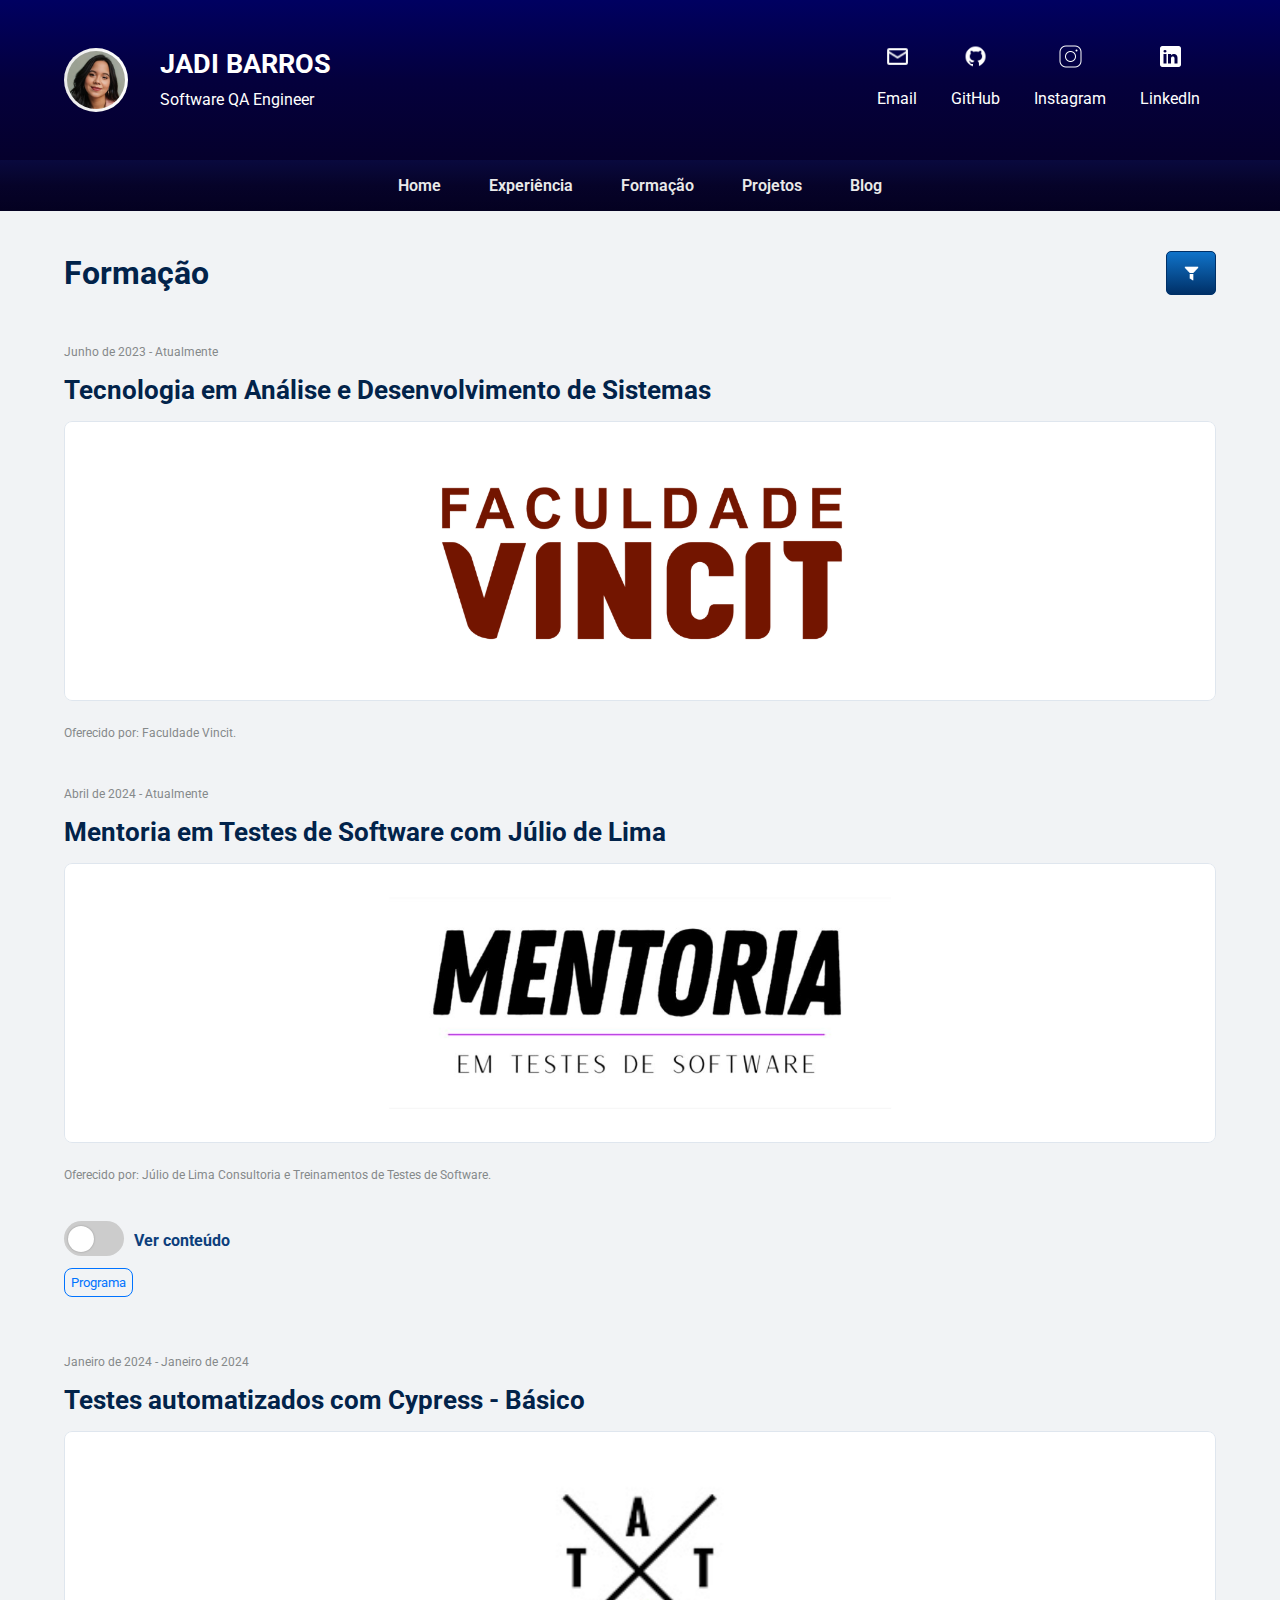
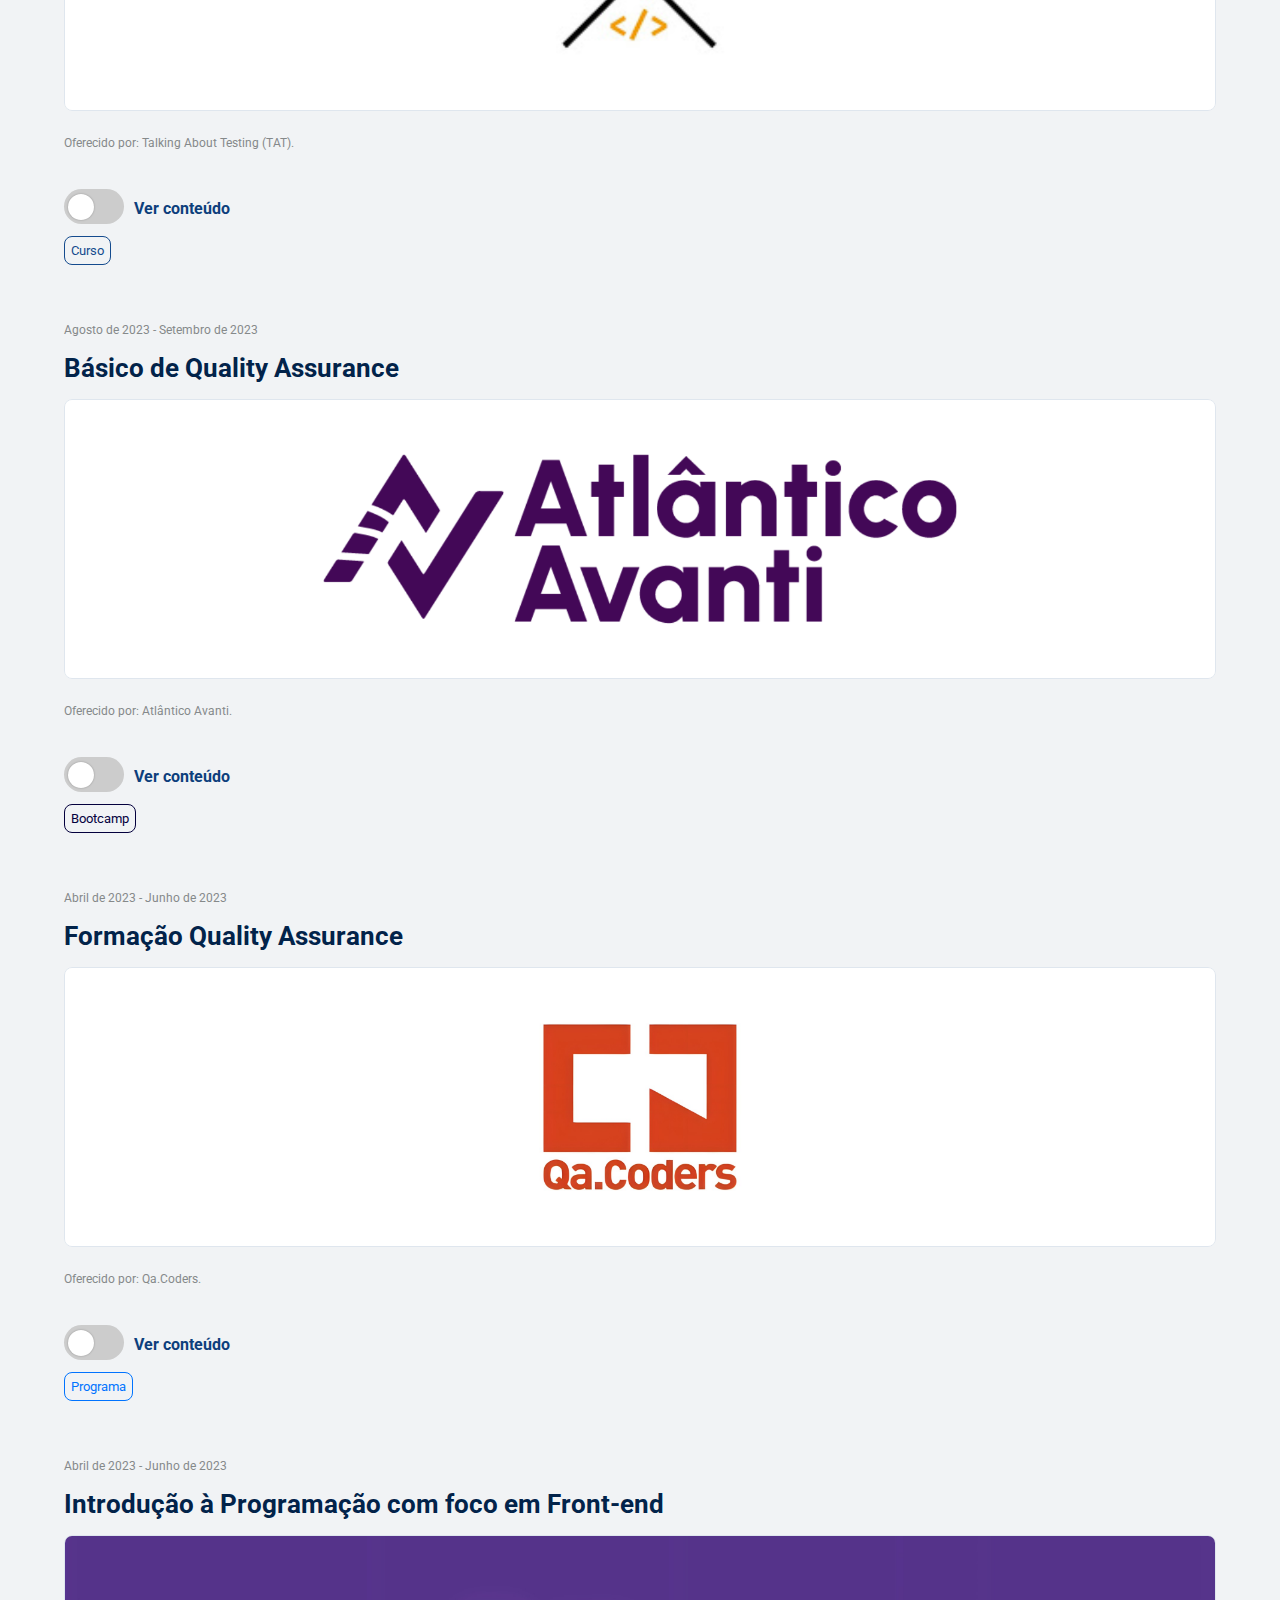
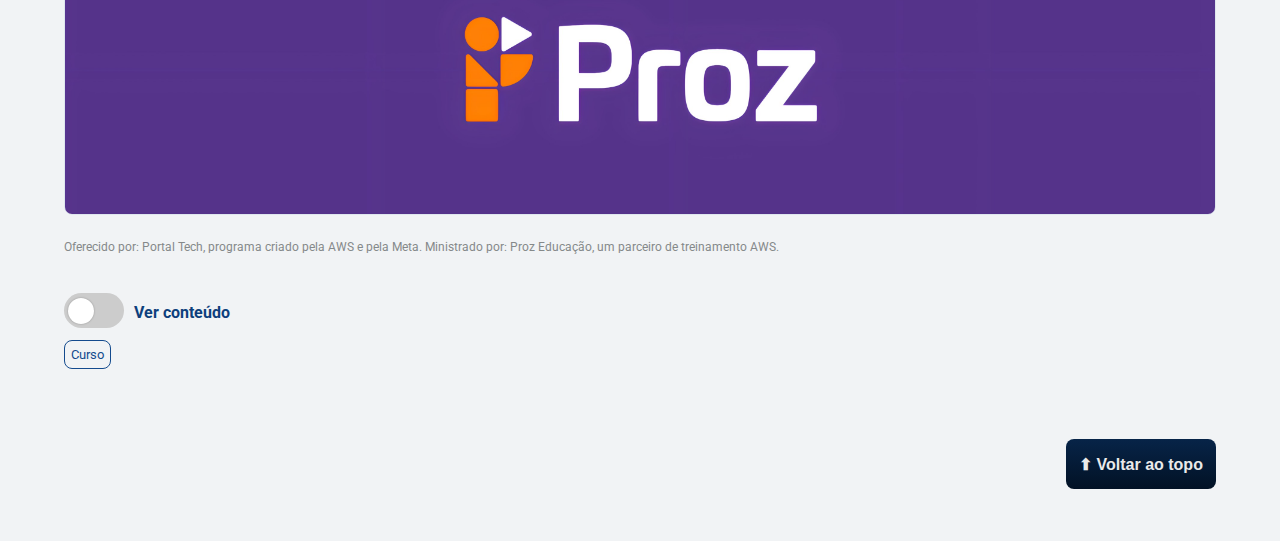
<file: formacao.html>
<!DOCTYPE html>
<html lang="en">
  <head>
    <meta charset="UTF-8" />
    <meta http-equiv="X-UA-Compatible" content="IE=edge" />
    <meta name="viewport" content="width=device-width, initial-scale=1.0" />

    <link rel="preconnect" href="https://fonts.googleapis.com" />
    <link rel="preconnect" href="https://fonts.gstatic.com" crossorigin />
    <link
      href="https://fonts.googleapis.com/css2?family=Roboto:wght@400;700&display=swap"
      rel="stylesheet"
    />

    <link rel="icon" type="image/png" href="./assets/foto-aba-navegador.jpg" />

    <link rel="stylesheet" href="./styles.css" />

    <script src="./scripts/modal-menu.js" defer></script>
    <script src="./scripts/toggle-conteudo.js" defer></script>
    <script src="./scripts/btn-topo.js" defer></script>
    <script src="./scripts/btn-filtro-formacao.js" defer></script>

    <title>Jadi Barros | Portfólio</title>
  </head>
  <body>
    <header>
      <div class="cabeçalho-perfil">
        <img class="foto_perfil" src="./assets/logo.jpg" alt="Foto da Jadi" />

        <p>
          <strong>JADI BARROS </strong>
          <br />
          <small>Software QA Engineer</small>
        </p>
      </div>

      <div class="redes">
        <div class="rede">
          <a href="mailto:jbheliodoro@gmail.com" target="_blank">
            <img src="./assets/email.png" width="25px" />
            <p>Email</p>
          </a>
        </div>
        <div class="rede">
          <a href="https://github.com/jadibrrs" target="_blank">
            <img src="./assets/github.png" width="25px" />
            <p>GitHub</p>
          </a>
        </div>
        <div class="rede">
          <a href="https://www.instagram.com/jadibarros.qa/" target="_blank">
            <img src="./assets/instagram.png" width="25px" />
            <p>Instagram</p>
          </a>
        </div>
        <div class="rede">
          <a href="https://www.linkedin.com/in/jadibarros/" target="_blank">
            <img src="./assets/linkedin.png" width="25px" />
            <p>LinkedIn</p>
          </a>
        </div>
      </div>

      <img
        src="./assets/menu.png"
        alt="Ícone Menu"
        class="menu-icone"
        onclick="modalMenu(event)"
      />

      <div id="menu-modal" class="menu-modal">
        <div class="modal-content">
          <span class="close" onclick="modalMenu()">&times;</span>
          <a href="./index.html">Home</a>
          <a href="./experiencia.html">Experiência</a>
          <a href="./formacao.html">Formação</a>
          <a href="./projetos.html">Projetos</a>
          <a href="./blog.html">Blog</a>

          <div class="social-icons">
            <a href="mailto:jbheliodoro@gmail.com" target="_blank">
              <img src="./assets/email.png" width="25px" />
            </a>
            <a href="https://github.com/jadibrrs" target="_blank">
              <img src="./assets/github.png" width="25px" />
            </a>
            <a href="https://www.instagram.com/jadibarros.qa/" target="_blank">
              <img src="./assets/instagram.png" width="25px" />
            </a>
            <a href="https://www.linkedin.com/in/jadibarros/" target="_blank">
              <img src="./assets/linkedin.png" width="25px" />
            </a>
          </div>
        </div>
      </div>
    </header>

    <main>
      <div class="menu">
        <a href="./index.html">Home</a>
        <a href="./experiencia.html">Experiência</a>
        <a href="./formacao.html">Formação</a>
        <a href="./projetos.html">Projetos</a>
        <a href="./blog.html">Blog</a>
      </div>

      <div class="container-filtro">
        <div class="titulo-e-filtro">
          <h1>Formação</h1>
          <button id="botaoFiltro" class="botao-filtro">
            <img src="./assets/filtro.png" alt="" class="filtrar" />
          </button>
        </div>
        <div id="modalFiltro" class="modal-filtro">
          <h3>Filtrar</h3>
          <div class="opcoes-filtro">
            <h4>Acadêmicas:</h4>
            <div class="categoria">
              <span class="opcao" data-valor="Graduação">Graduação</span>
            </div>

            <h4>Não acadêmicas:</h4>
            <div class="categoria">
              <span class="opcao" data-valor="Bootcamp">Bootcamp</span>
              <span class="opcao" data-valor="Curso">Curso</span>
              <span class="opcao" data-valor="Programa">Programa</span>
            </div>

            <button id="botaoAplicarFiltro">Aplicar Filtro</button>
          </div>
        </div>
      </div>

      <div class="formacao">
        <a
          href="https://www.faculdadevincit.edu.br/"
          target="_blank"
          class="memory"
        >
          <small>Junho de 2023 - Atualmente</small>
          <h2>Tecnologia em Análise e Desenvolvimento de Sistemas</h2>
          <div>
            <img src="./assets/vincit.png" />
          </div>
          <p>
            <small> Oferecido por: Faculdade Vincit. </small>
          </p>
        </a>
      </div>

      <div class="formacao">
        <a
          href="https://www.juliodelima.com.br/mentoria/"
          target="_blank"
          class="memory"
        >
          <small>Abril de 2024 - Atualmente</small>
          <h2>Mentoria em Testes de Software com Júlio de Lima</h2>
          <div>
            <img src="./assets/mentoria.png" />
          </div>
          <p>
            <small>
              Oferecido por: Júlio de Lima Consultoria e Treinamentos de Testes de
              Software.
            </small>
          </p>
        </a>
        <div class="content">
          <div class="toggle-container">
            <label class="toggle-switch">
              <input
                type="checkbox"
                id="toggle-mentoria"
                onclick="mostrarMentoria(event)"
              />
              <span class="slider"></span>
            </label>
            <label for="toggle-mentoria"><b>Ver conteúdo</b></label>
          </div>
          <section id="elemento-pai-mentoria"></section>
          <small class="tag programa">Programa</small>
        </div>
      </div>

      <div class="formacao">
        <a
          href="https://www.udemy.com/course/testes-automatizados-com-cypress-basico/"
          target="_blank"
          class="memory"
        >
          <small>Janeiro de 2024 - Janeiro de 2024</small>
          <h2>Testes automatizados com Cypress - Básico</h2>
          <div>
            <img src="./assets/tat.png" />
          </div>
          <p>
            <small> Oferecido por: Talking About Testing (TAT). </small>
          </p>
        </a>
        <div class="content">
          <div class="toggle-container">
            <label class="toggle-switch">
              <input
                type="checkbox"
                id="toggle-tat"
                onclick="mostrarTAT(event)"
              />
              <span class="slider"></span>
            </label>
            <label for="toggle-tat"><b>Ver conteúdo</b></label>
          </div>
          <section id="elemento-pai-tat"></section>
          <small class="tag curso">Curso</small>
        </div>
      </div>

      <div class="formacao">
        <a
          href="https://www.atlanticoavanti.com.br/bootcamp"
          target="_blank"
          class="memory"
        >
          <small>Agosto de 2023 - Setembro de 2023</small>
          <h2>Básico de Quality Assurance</h2>
          <div>
            <img src="assets\atlantico.png" alt="Logo do Atlântico Avanti." />
          </div>
          <p>
            <small> Oferecido por: Atlântico Avanti. </small>
          </p>
        </a>
        <div class="content">
          <div class="toggle-container">
            <label class="toggle-switch">
              <input
                type="checkbox"
                id="toggle-bootcamp"
                onclick="mostrarAtlantico(event)"
              />
              <span class="slider"></span>
            </label>
            <label for="toggle-bootcamp"><b>Ver conteúdo</b></label>
          </div>
          <section id="elemento-pai-atlantico"></section>
          <small class="tag bootcamp">Bootcamp</small>
        </div>
      </div>

      <div class="formacao">
        <a href="https://qacoders.com.br/" target="_blank" class="memory">
        <small>Abril de 2023 - Junho de 2023</small>
        <h2>Formação Quality Assurance</h2>
        <div>
          <img
            src="./assets/Qa.Coders_remini.jpg"
            alt="Logo da instituição Qa.Coders."
          />
        </div>
        <p>
          <small> Oferecido por: Qa.Coders. </small>
        </p>
      </a>
      <div class="content">
        <div class="toggle-container">
          <label class="toggle-switch">
            <input type="checkbox" id="toggle-qa" onclick="mostrarQa(event)" />
            <span class="slider"></span>
          </label>
          <label for="toggle-qa"><b>Ver conteúdo</b></label>
        </div>
        <section id="elemento-pai-qa"></section>
        <small class="tag programa">Programa</small>
      </div>
      </div>

      <div class="formacao">
        <a href="https://www.portaltechs.com/" target="_blank" class="memory">
        <small>Abril de 2023 - Junho de 2023</small>
        <h2>Introdução à Programação com foco em Front-end</h2>
        <div>
          <img
            src="./assets/Proz_remini.jpg"
            alt="Logo da instituição Proz Educação."
          />
        </div>
        <p>
          <small>
            Oferecido por: Portal Tech, programa criado pela AWS e pela Meta.
            Ministrado por: Proz Educação, um parceiro de treinamento AWS.
          </small>
        </p>
      </a>
      <div class="content">
        <div class="toggle-container">
          <label class="toggle-switch">
            <input
              type="checkbox"
              id="toggle-proz"
              onclick="mostrarProz(event)"
            />
            <span class="slider"></span>
          </label>
          <label for="toggle-proz"><b>Ver conteúdo</b></label>
        </div>
        <section id="elemento-pai-proz"></section>
        <small class="tag curso">Curso</small>
      </div>
      </div>
    </main>
    <footer>
      <div>
        <button id="btnTopo" class="btnTopo" title="Voltar ao topo">
          ⬆ Voltar ao topo
        </button>
      </div>
    </footer>
  </body>
</html>
</file>
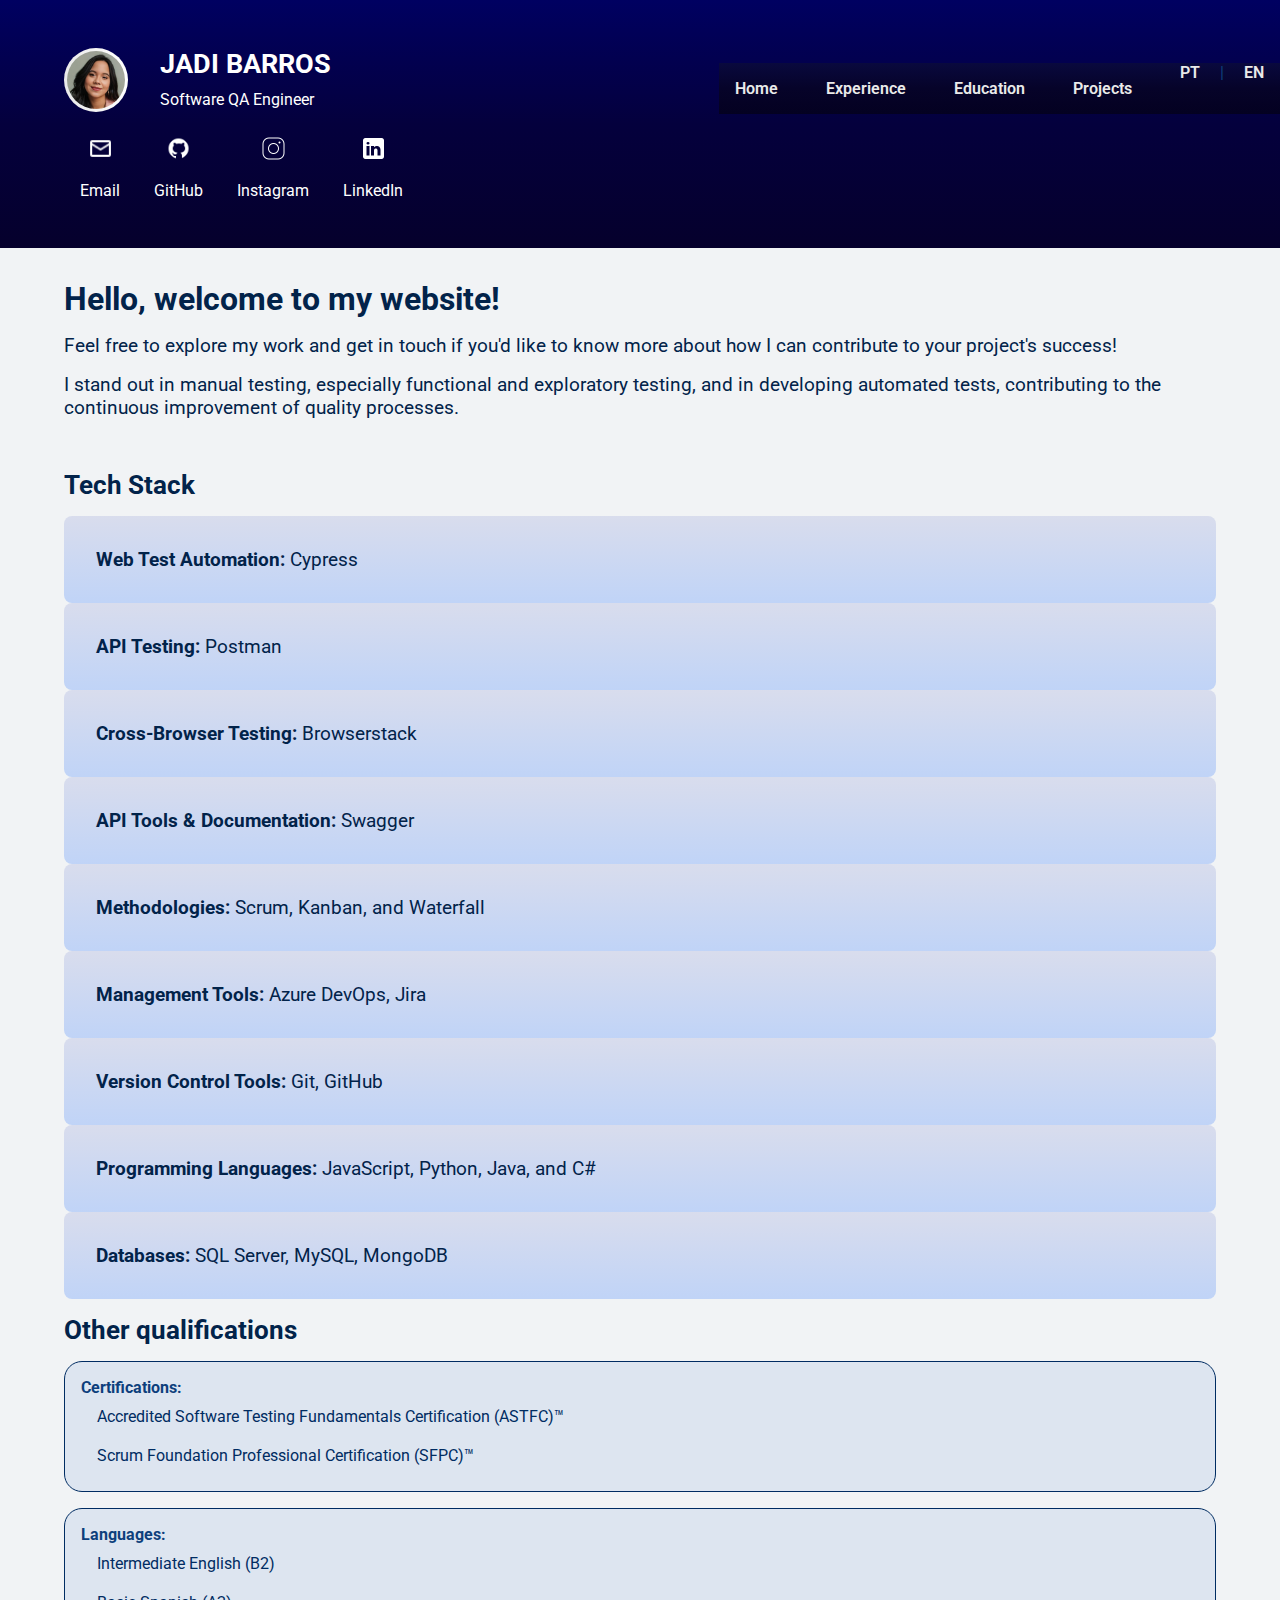
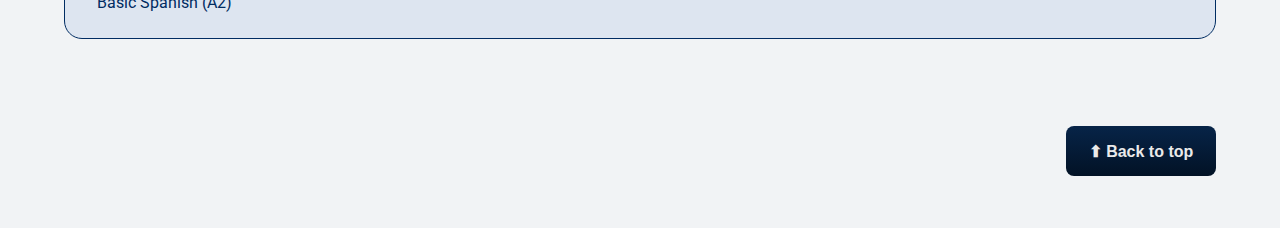
<file: index-en.html>
<!DOCTYPE html>
<html lang="en-US">
  <head>
    <meta charset="UTF-8" />
    <meta http-equiv="X-UA-Compatible" content="IE=edge" />
    <meta name="viewport" content="width=device-width, initial-scale=1.0" />
    <link rel="preconnect" href="https://fonts.googleapis.com" />
    <link rel="preconnect" href="https://fonts.gstatic.com" crossorigin />
    <link
      href="https://fonts.googleapis.com/css2?family=Roboto:wght@400;700&display=swap"
      rel="stylesheet"
    />
    <link rel="icon" type="image/png" href="./assets/foto-aba-navegador.jpg" />
    <link rel="stylesheet" href="./styles.css" />
    <script src="./scripts/modal-menu.js" defer></script>
    <script src="./scripts/toggle-conteudo-en.js" defer></script>
    <script src="./scripts/btn-topo.js" defer></script>
    <title>Jadi Barros | Portfolio</title>
  </head>
  <body>
    <header>
      <div class="header">
        <div class="cabeçalho-perfil">
          <img
            class="foto_perfil"
            src="./assets/logo.jpg"
            alt="Jadi's photo"
          />
          <p>
            <strong>JADI BARROS </strong>
            <br />
            <small>Software QA Engineer</small>
          </p>
        </div>
        <div class="redes">
          <div class="rede">
            <a href="mailto:jbheliodoro@gmail.com" target="_blank">
              <img src="./assets/email.png" width="25px" />
              <p>Email</p>
            </a>
          </div>
          <div class="rede">
            <a href="https://github.com/jadibrrs" target="_blank">
              <img src="./assets/github.png" width="25px" />
              <p>GitHub</p>
            </a>
          </div>
          <div class="rede">
            <a href="https://www.instagram.com/jadibarros.qa/" target="_blank">
              <img src="./assets/instagram.png" width="25px" />
              <p>Instagram</p>
            </a>
          </div>
          <div class="rede">
            <a href="https://www.linkedin.com/in/jadibarros/" target="_blank">
              <img src="./assets/linkedin.png" width="25px" />
              <p>LinkedIn</p>
            </a>
          </div>
        </div>
        <img
          src="./assets/menu.png"
          alt="Menu Icon"
          class="menu-icone"
          onclick="modalMenu(event)"
        />
        <div id="menu-modal" class="menu-modal">
          <div class="modal-content">
            <span class="close" onclick="modalMenu()">&times;</span>
            <a href="./index-en.html">Home</a>
            <a href="./experiencia-en.html">Experience</a>
            <a href="./formacao-en.html">Education</a>
            <a href="./projetos-en.html">Projects</a>
            <div class="language-switcher">
              <a href="./index.html" class="lang-inactive">PT</a>
              <span>|</span>
              <a href="./index-en.html" class="lang-active">EN</a>
            </div>
            <div class="social-icons">
              <a href="mailto:jbheliodoro@gmail.com" target="_blank">
                <img src="./assets/email.png" width="25px" />
              </a>
              <a href="https://github.com/jadibrrs" target="_blank">
                <img src="./assets/github.png" width="25px" />
              </a>
              <a href="https://www.instagram.com/jadibarros.qa/" target="_blank">
                <img src="./assets/instagram.png" width="25px" />
              </a>
              <a href="https://www.linkedin.com/in/jadibarros/" target="_blank">
                <img src="./assets/linkedin.png" width="25px" />
              </a>
            </div>
          </div>
        </div>
      </div>
      <div class="menu">
        <a href="./index-en.html">Home</a>
        <a href="./experiencia-en.html">Experience</a>
        <a href="./formacao-en.html">Education</a>
        <a href="./projetos-en.html">Projects</a>
        <div class="language-switcher">
          <a href="./index.html" class="lang-inactive">PT</a>
          <span>|</span>
          <a href="./index-en.html" class="lang-active">EN</a>
        </div>
      </div>
    </header>
    <main>
      <div class="sobre_mim">
        <h1>Hello, welcome to my website!</h1>
        <p>
          Feel free to explore my work and get in touch if you'd like to know more about how I can
          contribute to your project's success!
        </p>
        <p>
          I stand out in manual testing, especially functional and
          exploratory testing, and in developing automated tests,
          contributing to the continuous improvement of quality processes.
        </p>
        <br />
        <h2>Tech Stack</h2>
        <div class="grid-resumo">
          <div class="resumo_qualificacoes">
            <p><b>Web Test Automation:</b> Cypress</p>
          </div>
          <div class="resumo_qualificacoes">
            <p><b>API Testing:</b> Postman</p>
          </div>
          <div class="resumo_qualificacoes">
            <p><b>Cross-Browser Testing:</b> Browserstack</p>
          </div>
          <div class="resumo_qualificacoes">
            <p><b>API Tools & Documentation:</b> Swagger</p>
          </div>
          
          <div class="resumo_qualificacoes">
            <p><b>Methodologies:</b> Scrum, Kanban, and Waterfall</p>
          </div>
          <div class="resumo_qualificacoes">
            <p><b>Management Tools:</b> Azure DevOps, Jira</p>
          </div>
          <div class="resumo_qualificacoes">
            <p><b>Version Control Tools:</b> Git, GitHub</p>
          </div>
          <div class="resumo_qualificacoes">
            <p>
              <b>Programming Languages:</b> JavaScript, Python, Java, and C#
            </p>
          </div>
          <div class="resumo_qualificacoes">
            <p><b>Databases:</b> SQL Server, MySQL, MongoDB</p>
          </div>
        </div>
        <h2>Other qualifications</h2>
        <div class="grid-resumo">
          <ul><b>Certifications:</b>
            <li>Accredited Software Testing Fundamentals Certification (ASTFC)™</li>
            <li>Scrum Foundation Professional Certification (SFPC)™</li>
          </ul>

          <ul><b>Languages:</b>
            <li>Intermediate English (B2)</li>
            <li>Basic Spanish (A2)</li>
          </ul>
        </div>
        <br>
      </div>
    </main>
    <footer>
      <div>
        <button id="btnTopo" class="btnTopo" title="Back to top">
          ⬆ Back to top
        </button>
      </div>
    </footer>
  </body>
</html>
</file>
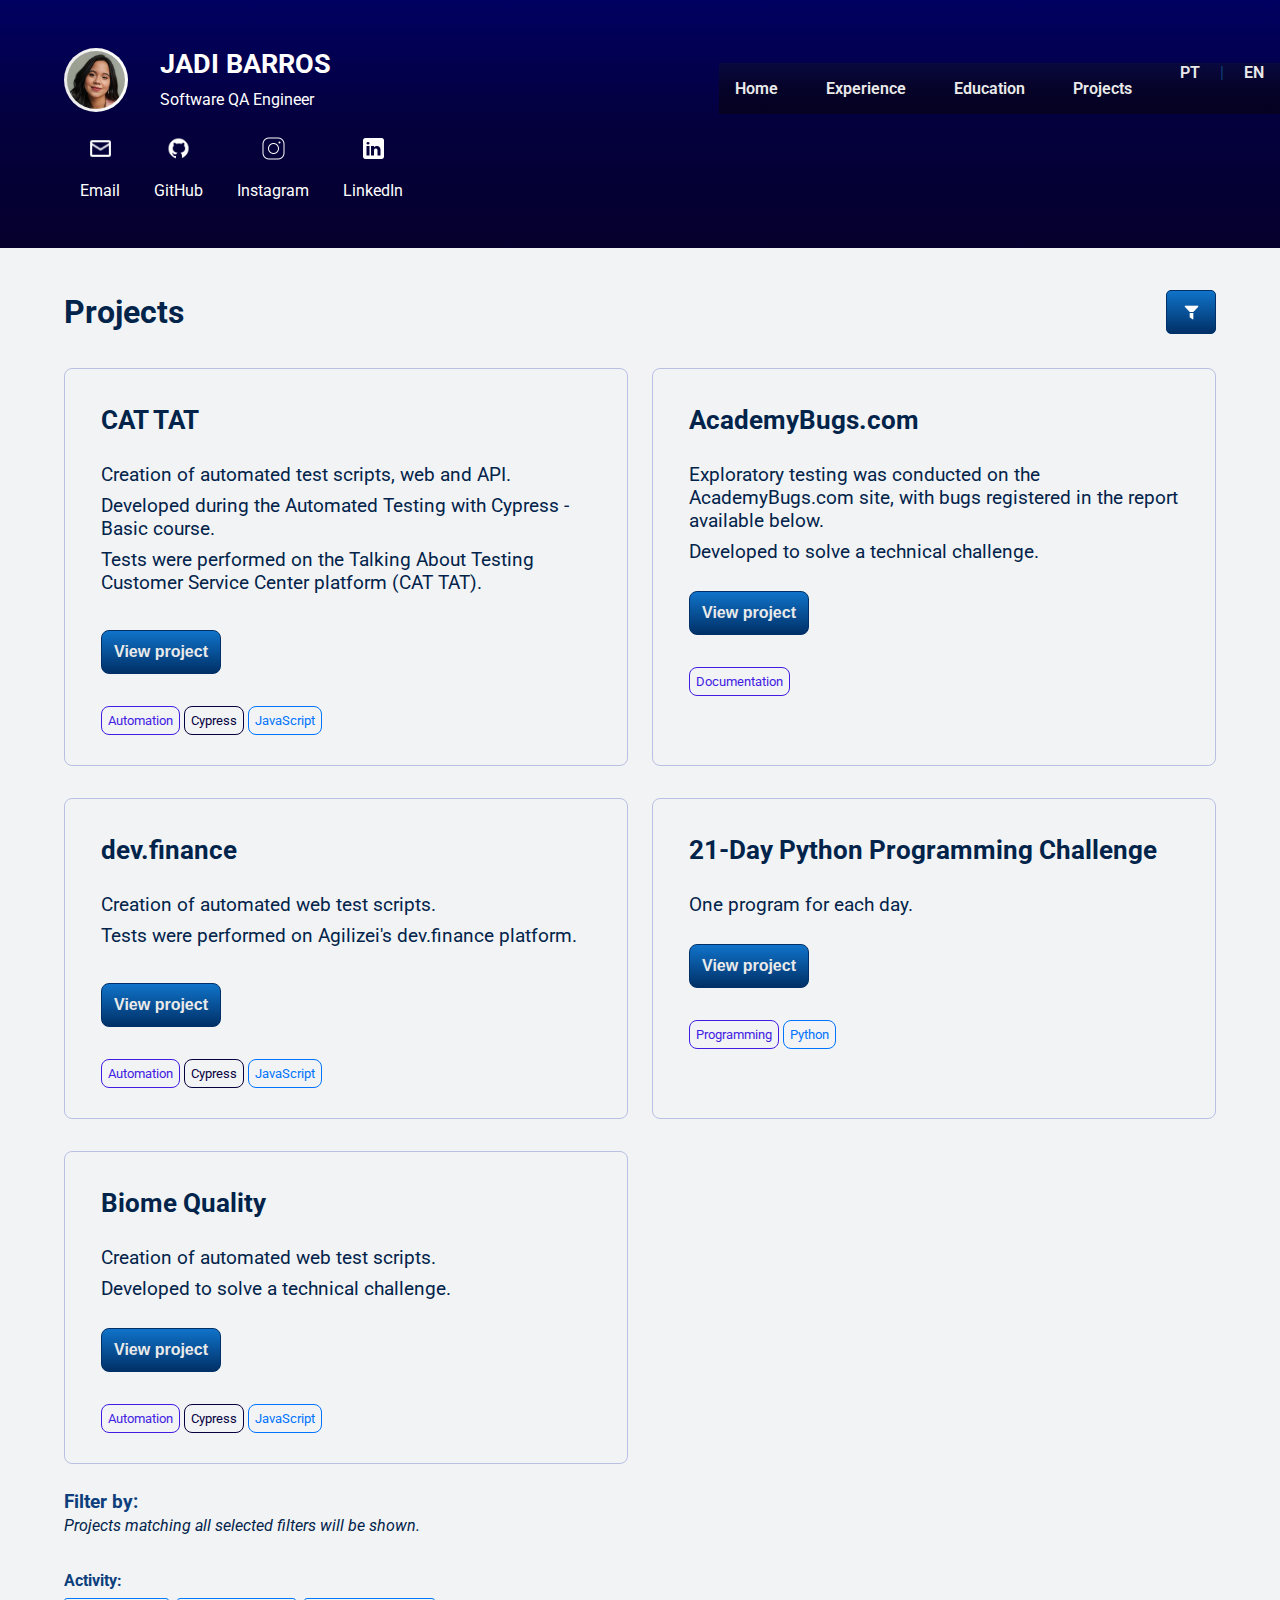
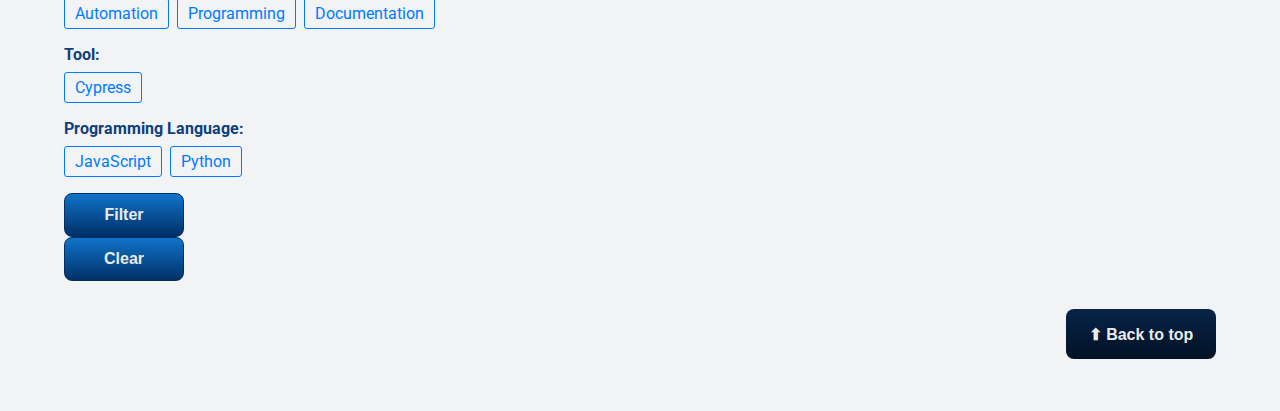
<file: projetos-en.html>
<!DOCTYPE html>
<html lang="en-US">
  <head>
    <meta charset="UTF-8" />
    <meta http-equiv="X-UA-Compatible" content="IE=edge" />
    <meta name="viewport" content="width=device-width, initial-scale=1.0" />
    <link rel="preconnect" href="https://fonts.googleapis.com" />
    <link rel="preconnect" href="https://fonts.gstatic.com" crossorigin />
    <link
      href="https://fonts.googleapis.com/css2?family=Roboto:wght@400;700&display=swap"
      rel="stylesheet"
    />
    <link rel="icon" type="image/png" href="./assets/foto-aba-navegador.jpg" />
    <link rel="stylesheet" href="./styles.css" />
    <script src="./scripts/modal-menu.js" defer></script>
    <script src="./scripts/toggle-conteudo-en.js" defer></script>
    <script src="./scripts/btn-topo.js" defer></script>
    <script src="./scripts/btn-filtrar.js" defer></script>
    <script src="./scripts/collapse-menu.js" defer></script>
    <title>Jadi Barros | Projects</title>
  </head>
  <body>
    <header>
      <div class="header">
        <div class="cabeçalho-perfil">
          <img
            class="foto_perfil"
            src="./assets/logo.jpg"
            alt="Jadi's photo"
          />
          <p>
            <strong>JADI BARROS </strong>
            <br />
            <small>Software QA Engineer</small>
          </p>
        </div>
        <div class="redes">
          <div class="rede">
            <a href="mailto:jbheliodoro@gmail.com" target="_blank">
              <img src="./assets/email.png" width="25px" />
              <p>Email</p>
            </a>
          </div>
          <div class="rede">
            <a href="https://github.com/jadibrrs" target="_blank">
              <img src="./assets/github.png" width="25px" />
              <p>GitHub</p>
            </a>
          </div>
          <div class="rede">
            <a href="https://www.instagram.com/jadibarros.qa/" target="_blank">
              <img src="./assets/instagram.png" width="25px" />
              <p>Instagram</p>
            </a>
          </div>
          <div class="rede">
            <a href="https://www.linkedin.com/in/jadibarros/" target="_blank">
              <img src="./assets/linkedin.png" width="25px" />
              <p>LinkedIn</p>
            </a>
          </div>
        </div>
        <img
          src="./assets/menu.png"
          alt="Menu Icon"
          class="menu-icone"
          onclick="modalMenu(event)"
        />
        <div id="menu-modal" class="menu-modal">
          <div class="modal-content">
            <span class="close" onclick="modalMenu()">&times;</span>
            <a href="./index-en.html">Home</a>
            <a href="./experiencia-en.html">Experience</a>
            <a href="./formacao-en.html">Education</a>
            <a href="./projetos-en.html">Projects</a>
            <div class="language-switcher">
              <a href="./projetos.html" class="lang-inactive">PT</a>
              <span>|</span>
              <a href="./projetos-en.html" class="lang-active">EN</a>
            </div>
            <div class="social-icons">
              <a href="mailto:jbheliodoro@gmail.com" target="_blank">
                <img src="./assets/email.png" width="25px" />
              </a>
              <a href="https://github.com/jadibrrs" target="_blank">
                <img src="./assets/github.png" width="25px" />
              </a>
              <a href="https://www.instagram.com/jadibarros.qa/" target="_blank">
                <img src="./assets/instagram.png" width="25px" />
              </a>
              <a href="https://www.linkedin.com/in/jadibarros/" target="_blank">
                <img src="./assets/linkedin.png" width="25px" />
              </a>
            </div>
          </div>
        </div>
      </div>
      <div class="menu">
        <a href="./index-en.html">Home</a>
        <a href="./experiencia-en.html">Experience</a>
        <a href="./formacao-en.html">Education</a>
        <a href="./projetos-en.html">Projects</a>
        <div class="language-switcher">
          <a href="./projetos.html" class="lang-inactive">PT</a>
          <span>|</span>
          <a href="./projetos-en.html" class="lang-active">EN</a>
        </div>
      </div>
    </header>
    
    <main class="main-wrapper">
      <div class="lista-conteudo">
        
        <div class="container-filtro">
          <div class="titulo-e-filtro">
            <h1>Projects</h1>
            <button id="botaoFiltro" class="botao-filtro">
              <img src="./assets/filtro.png" alt="Filter" class="filtrar" />
            </button>
          </div>
        </div>
        
        <div class="projetos">
          <div class="categoria-verificar projeto">
            <h2>CAT TAT</h2>
            <div class="descricao-projeto">
              <p>Creation of automated test scripts, web and API.</p>
              <p>Developed during the Automated Testing with Cypress - Basic course.</p>
              <p>Tests were performed on the Talking About Testing Customer Service Center platform (CAT TAT).</p>
            </div>
            <div>
              <a href="https://github.com/jadibrrs/cypress-basico-v2" target="_blank" title="CAC TAT Project">
                <button class="ver-projeto">View project</button>
              </a>
            </div>
            <div class="tags">
              <small class="tag tipo-de-projeto">Automation</small>
              <small class="tag ferramenta">Cypress</small>
              <small class="tag linguagem">JavaScript</small>
            </div>
          </div>

          <div class="categoria-verificar projeto">
            <h2>AcademyBugs.com</h2>
            <div class="descricao-projeto">
              <p>Exploratory testing was conducted on the <a href="https://academybugs.com/find-bugs/">AcademyBugs.com</a> site, with bugs registered in the report available below.</p>
              <p>Developed to solve a technical challenge.</p>
            </div>
            <div>
              <a href="https://docs.google.com/document/d/1dXrynW-fbQMbcTVK6deDSruIEvy-FQURFGC3hyILOVo/edit?usp=sharing" target="_blank" title="AcademyBugs.com Project">
                <button>View project</button>
              </a>
            </div>
            <div class="tags">
              <small class="tag tipo-de-projeto">Documentation</small>
            </div>
          </div>

          <div class="categoria-verificar projeto">
            <h2>dev.finance</h2>
            <div class="descricao-projeto">
              <p>Creation of automated web test scripts.</p>
              <p>Tests were performed on Agilizei's dev.finance platform.</p>
            </div>
            <div>
              <a href="https://github.com/jadibrrs/dev.finance" target="_blank" title="dev.finance Project">
                <button class="ver-projeto">View project</button>
              </a>
            </div>
            <div class="tags">
              <small class="tag tipo-de-projeto">Automation</small>
              <small class="tag ferramenta">Cypress</small>
              <small class="tag linguagem">JavaScript</small>
            </div>
          </div>

          <div class="categoria-verificar projeto">
            <h2>21-Day Python Programming Challenge</h2>
            <div class="descricao-projeto">
              <p>One program for each day.</p>
            </div>
            <div>
              <a href="https://github.com/jadibrrs/desafio_21_dias_qa_que_programa" target="_blank" title="21-Day Python Challenge Project">
                <button>View project</button>
              </a>
            </div>
            <div class="tags">
              <small class="tag tipo-de-projeto">Programming</small>
              <small class="tag linguagem">Python</small>
            </div>
          </div>

          <div class="categoria-verificar projeto">
            <h2>Biome Quality</h2>
            <div class="descricao-projeto">
              <p>Creation of automated web test scripts.</p>
              <p>Developed to solve a technical challenge.</p>
            </div>
            <div>
              <a href="https://github.com/jadibrrs/desafio_tecnico_neoprospecta" target="_blank" title="Neoprospecta Project">
                <button>View project</button>
              </a>
            </div>
            <div class="tags">
              <small class="tag tipo-de-projeto">Automation</small>
              <small class="tag ferramenta">Cypress</small>
              <small class="tag linguagem">JavaScript</small>
            </div>
          </div>
        </div>
        <br />
      </div>

      <div id="filtro-container">
        <div class="opcoes-filtro">
          <h3>Filter by:</h3>
          <p><small><i>Projects matching all selected filters will be shown.</i></small></p>
          <br>
          <h4>Activity:</h4>
          <div class="categoria">
            <span class="opcao" data-valor="Automation">Automation</span>
            <span class="opcao" data-valor="Programming">Programming</span>
            <span class="opcao" data-valor="Documentation">Documentation</span>
          </div>
          <h4>Tool:</h4>
          <div class="categoria">
            <span class="opcao" data-valor="Cypress">Cypress</span>
          </div>
          <h4>Programming Language:</h4>
          <div class="categoria">
            <span class="opcao" data-valor="JavaScript">JavaScript</span>
            <span class="opcao" data-valor="Python">Python</span>
          </div>
          <div class="btns-filtro">
            <button id="botaoFiltrar">Filter</button>
            <button id="botaoLimpar">Clear</button>
          </div>
        </div>
      </div>
      
      <div id="filtro-overlay"></div>
    </main>
    <footer>
      <div>
        <button id="btnTopo" class="btnTopo" title="Back to top">
          ⬆ Back to top
        </button>
      </div>
    </footer>
  </body>
</html>
</file>
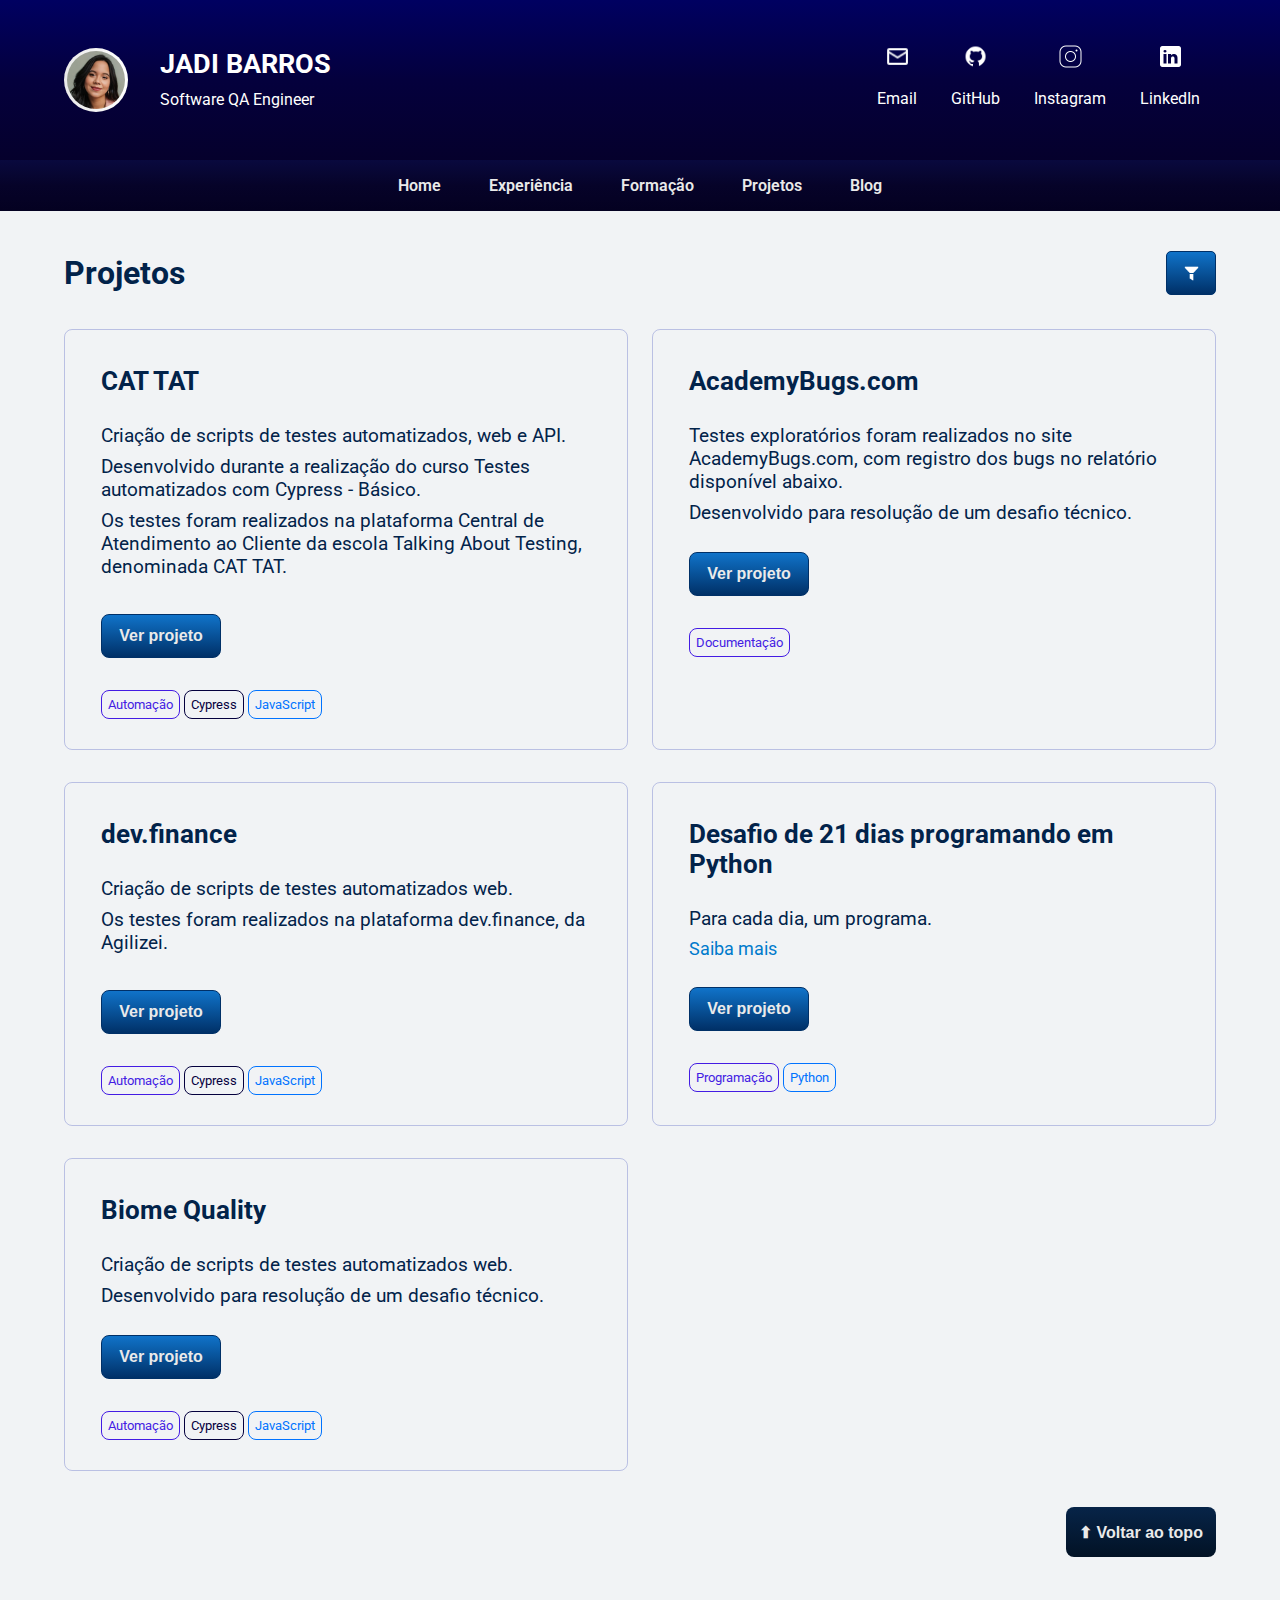
<file: projetos.html>
<!DOCTYPE html>
<html lang="en">
  <head>
    <meta charset="UTF-8" />
    <meta http-equiv="X-UA-Compatible" content="IE=edge" />
    <meta name="viewport" content="width=device-width, initial-scale=1.0" />

    <link rel="preconnect" href="https://fonts.googleapis.com" />
    <link rel="preconnect" href="https://fonts.gstatic.com" crossorigin />
    <link
      href="https://fonts.googleapis.com/css2?family=Roboto:wght@400;700&display=swap"
      rel="stylesheet"
    />

    <link rel="icon" type="image/png" href="./assets/foto-aba-navegador.jpg" />

    <link rel="stylesheet" href="./styles.css" />

    <script src="./scripts/modal-menu.js" defer></script>
    <script src="./scripts/toggle-conteudo.js" defer></script>
    <script src="./scripts/btn-topo.js" defer></script>
    <script src="./scripts/btn-filtro-projetos.js" defer></script>
    <script src="./scripts/collapse-menu.js" defer></script>

    <title>Jadi Barros | Portfólio</title>
  </head>
  <body>
    <header>
      <div class="cabeçalho-perfil">
        <img class="foto_perfil" src="./assets/logo.jpg" alt="Foto da Jadi" />

        <p>
          <strong>JADI BARROS </strong>
          <br />
          <small>Software QA Engineer</small>
        </p>
      </div>

      <div class="redes">
        <div class="rede">
          <a href="mailto:jbheliodoro@gmail.com" target="_blank">
            <img src="./assets/email.png" width="25px" />
            <p>Email</p>
          </a>
        </div>
        <div class="rede">
          <a href="https://github.com/jadibrrs" target="_blank">
            <img src="./assets/github.png" width="25px" />
            <p>GitHub</p>
          </a>
        </div>
        <div class="rede">
          <a href="https://www.instagram.com/jadibarros.qa/" target="_blank">
            <img src="./assets/instagram.png" width="25px" />
            <p>Instagram</p>
          </a>
        </div>
        <div class="rede">
          <a href="https://www.linkedin.com/in/jadibarros/" target="_blank">
            <img src="./assets/linkedin.png" width="25px" />
            <p>LinkedIn</p>
          </a>
        </div>
      </div>

      <img
        src="./assets/menu.png"
        alt="Ícone Menu"
        class="menu-icone"
        onclick="modalMenu(event)"
      />

      <div id="menu-modal" class="menu-modal">
        <div class="modal-content">
          <span class="close" onclick="modalMenu()">&times;</span>
          <a href="./index.html">Home</a>
          <a href="./experiencia.html">Experiência</a>
          <a href="./formacao.html">Formação</a>
          <a href="./projetos.html">Projetos</a>
          <a href="./blog.html">Blog</a>

          <div class="social-icons">
            <a href="mailto:jbheliodoro@gmail.com" target="_blank">
              <img src="./assets/email.png" width="25px" />
            </a>
            <a href="https://github.com/jadibrrs" target="_blank">
              <img src="./assets/github.png" width="25px" />
            </a>
            <a href="https://www.instagram.com/jadibarros.qa/" target="_blank">
              <img src="./assets/instagram.png" width="25px" />
            </a>
            <a href="https://www.linkedin.com/in/jadibarros/" target="_blank">
              <img src="./assets/linkedin.png" width="25px" />
            </a>
          </div>
        </div>
      </div>
    </header>

    <main>
      <div class="menu">
        <a href="./index.html">Home</a>
        <a href="./experiencia.html">Experiência</a>
        <a href="./formacao.html">Formação</a>
        <a href="./projetos.html">Projetos</a>
        <a href="./blog.html">Blog</a>
      </div>

      <div class="container-filtro">
        <div class="titulo-e-filtro">
          <h1>Projetos</h1>
          <button id="botaoFiltro" class="botao-filtro">
            <img src="./assets/filtro.png" alt="" class="filtrar" />
          </button>
        </div>
        <div id="modalFiltro" class="modal-filtro">
          <h3>Filtrar</h3>
          <div class="opcoes-filtro">
            <h4>Atividade:</h4>
            <div class="categoria">
              <span class="opcao" data-valor="Automação">Automação</span>
              <span class="opcao" data-valor="Programação">Programação</span>
              <span class="opcao" data-valor="Documentação">Documentação</span>
            </div>

            <h4>Ferramenta:</h4>
            <div class="categoria">
              <span class="opcao" data-valor="Cypress">Cypress</span>
            </div>

            <h4>Linguagem de Programação:</h4>
            <div class="categoria">
              <span class="opcao" data-valor="JavaScript">JavaScript</span>
              <span class="opcao" data-valor="Python">Python</span>
            </div>

            <button id="botaoAplicarFiltro">Aplicar Filtro</button>
          </div>
        </div>
      </div>

      <div class="projetos">
        <div class="projeto">
          <h2>CAT TAT</h2>
          <div class="descricao-projeto">
            <p>
              Criação de scripts de testes automatizados, web e API.
            </p>
            <p>
              Desenvolvido durante a realização do curso Testes automatizados com
              Cypress - Básico.
            </p>
            <p>
              Os testes foram realizados na plataforma Central de Atendimento ao
              Cliente da escola Talking About Testing, denominada CAT TAT.
            </p>
          </div>
          <div>
            <a
              href="https://github.com/jadibrrs/cypress-basico-v2"
              target="_blank"
              title="Projeto CAC TAT"
              ><button class="ver-projeto">Ver projeto</button></a
            >
          </div>
          <div class="tags">
            <small class="tag tipo-de-projeto">Automação</small>
            <small class="tag ferramenta">Cypress</small>
            <small class="tag linguagem">JavaScript</small>
          </div>
        </div>

        <div class="projeto">
          <h2>AcademyBugs.com</h2>
          <div class="descricao-projeto">
            <p>
              Testes exploratórios foram realizados no site
              <a href="https://academybugs.com/find-bugs/">AcademyBugs.com</a>,
              com registro dos bugs no relatório disponível abaixo.
            </p>
            <p>Desenvolvido para resolução de um desafio técnico.</p>
          </div>
          <div>
            <a
              href="https://docs.google.com/document/d/1dXrynW-fbQMbcTVK6deDSruIEvy-FQURFGC3hyILOVo/edit?usp=sharing"
              target="_blank"
              title="Projeto AcademyBugs.com"
              ><button>Ver projeto</button></a
            >
          </div>
          <div class="tags">
            <small class="tag tipo-de-projeto">Documentação</small>
          </div>
        </div>

        <div class="projeto">
          <h2>dev.finance</h2>
          <div class="descricao-projeto">
            <p>Criação de scripts de testes automatizados web.</p>
            <p>
              Os testes foram realizados na plataforma dev.finance, da Agilizei.
            </p>
          </div>
          <div>
            <a
              href="https://github.com/jadibrrs/dev.finance"
              target="_blank"
              title="Projeto dev.finance"
              ><button class="ver-projeto">Ver projeto</button></a
            >
          </div>
          <div class="tags">
            <small class="tag tipo-de-projeto">Automação</small>
            <small class="tag ferramenta">Cypress</small>
            <small class="tag linguagem">JavaScript</small>
          </div>
        </div>

        <div class="projeto">
          <h2>Desafio de 21 dias programando em Python</h2>
          <div class="descricao-projeto">
            <p>Para cada dia, um programa.</p>
            <p class="collapsible">Saiba mais</p>
            <div class="grid collapse-content">
              <div class="item">Identificador de números pares e ímpares</div>
              <div class="item">Calculadora básica</div>
              <div class="item">Verificador de palíndromos</div>
              <div class="item">Contador de palavras</div>
              <div class="item">Gerador de números aleatórios</div>
              <div class="item">Conversor de unidades</div>
              <div class="item">Temporizador e contador</div>
              <div class="item">Lista de tarefas</div>
              <div class="item">Jogo do número primo</div>
              <div class="item">Jogo da adivinhação</div>
              <div class="item">Ordenador de lista</div>
              <div class="item">Analisador de frequência de letras</div>
              <div class="item">Validador de e-mail</div>
              <div class="item">Gerador de senhas</div>
              <div class="item">Gerador de biblioteca pessoal</div>
              <div class="item">Jogo da forca</div>
              <div class="item">Calculadora de despesas</div>
              <div class="item">Conversor de moedas</div>
              <div class="item">Agenda de contatos</div>
              <div class="item">Quiz de conhecimentos gerais</div>
              <div class="item">Construtor de consultas SQL</div>
            </div>
          </div>
          <div>
            <a
              href="https://github.com/jadibrrs/desafio_21_dias_qa_que_programa"
              target="_blank"
              title="Projeto Desafio 21 Dias Programando em Python"
              ><button>Ver projeto</button></a
            >
          </div>
          <div class="tags">
            <small class="tag tipo-de-projeto">Programação</small>
            <small class="tag linguagem">Python</small>
          </div>
        </div>

        <div class="projeto">
          <h2>Biome Quality</h2>
          <div class="descricao-projeto">
            <p>Criação de scripts de testes automatizados web.</p>
            <p>Desenvolvido para resolução de um desafio técnico.</p>
          </div>
          <div>
            <a
              href="https://github.com/jadibrrs/desafio_tecnico_neoprospecta"
              target="_blank"
              title="Projeto Neoprospecta"
              ><button>Ver projeto</button></a
            >
          </div>
          <div class="tags">
            <small class="tag tipo-de-projeto">Automação</small>
            <small class="tag ferramenta">Cypress</small>
            <small class="tag linguagem">JavaScript</small>
          </div>
        </div>
      </div>
    </main>
    <footer>
      <div>
        <button id="btnTopo" class="btnTopo" title="Voltar ao topo">
          ⬆ Voltar ao topo
        </button>
      </div>
    </footer>
  </body>
</html>
</file>
<file: styles.css>
* {
  margin: 0;
  padding: 0;
  box-sizing: border-box;
}

:root {
  font-size: 16px;
}

::-webkit-scrollbar {
  width: 8px;
}

::-webkit-scrollbar-track {
  background-color: #bababa;
}

::-webkit-scrollbar-thumb {
  background-color: #1d1342;
}

@keyframes entering {
  0% {
    opacity: 0;
    transform: translateY(-200px);
  }
  100% {
    opacity: 1;
    transform: translateY(0);
  }
}

body {
  color: #0d3f7c;
  font-family: "Roboto", sans-serif;
  display: grid;
  background-color: #f1f3f5;
  background-position: center;
  background-repeat: no-repeat;
  background-size: auto 160%;
  grid-template-areas:
    "profile"
    "timeline";
  overflow-y: visible;
}

main {
  padding: 32px 64px;
  grid-area: timeline;

  animation: entering 0.7s ease-in-out;
}

.sobre_mim,
.banners,
.memory,
.projeto {
  margin-bottom: 8px;
  display: flex;
  flex-direction: column;
  gap: 16px;
}

.redes {
  gap: 2px;
}
.rede,
.redes {
  display: flex;
  text-align: center;
}

.redes p {
  font-size: 16px;
}

.rede {
  gap: 1px;
}

.rede a {
  padding-top: 8px;
  justify-content: center;
}

main div a {
  text-decoration: none;
  color: #02234a;
  padding: 16px 0;
  width: 100%;
  border-radius: 8px;
  width: fill;
}

.menu {
  display: flex;
  justify-content: center;
  margin: -32px -64px 40px -64px;
  background: linear-gradient(#09093e, #060329, #040121);
  border: #131011;
  gap: 16px;
}

.menu a {
  text-decoration: none;
  text-align: right;
  padding: 16px;
  color: #eaeaea;
  font-weight: 600;
  width: auto;
}

main div h1,
main div h2,
main div p {
  color: #02234a;
  font-size: 2rem;
}

main div h2 {
  font-size: 1.6rem;
}

main div p {
  font-size: 1.2rem;
}

.content {
  margin: 16px 0 48px 0;
}

.modal-content a:hover,
.rede:hover {
  background-color: #196cb4;
  color: #eaeaea;
  border-radius: 8px;
}

.menu a:hover {
  color: #1e7fd4;
}

main button {
  border-radius: 8px;
  background: linear-gradient(#1073c9, #003067);
  width: 120px;
  height: 44px;
  font-size: 16px;
  font-weight: 600;
  color: #eaeaea;
  padding: 8px;
  display: block;
  margin: 0;
  cursor: pointer;
  border: solid 0.5px #003067;
}

main button:hover {
  background: linear-gradient(#005fd4, #001a39);
}

main div p a {
  padding: 0;
}

.resumo_qualificacoes {
  padding: 32px;
  border-radius: 8px;
  display: grid;
  gap: 16px;
  background: linear-gradient(#0016a51a, #0059ff34);
  color: #f1f3f5;
}

.toggle-container {
  display: flex;
  align-items: center;
  gap: 10px;
}

label {
  padding-bottom: 12px;
}

.toggle-switch {
  position: relative;
  display: inline-block;
  width: 60px;
  height: 35px;
  margin-bottom: 16px;
}

.toggle-switch input {
  opacity: 0;
  width: 0;
  height: 0;
}

.slider {
  position: absolute;
  cursor: pointer;
  top: 0;
  left: 0;
  right: 0;
  bottom: 0;
  background-color: #ccc;
  transition: 0.4s;
  border-radius: 34px;
}

.slider:before {
  position: absolute;
  content: "";
  height: 26px;
  width: 26px;
  left: 4px;
  bottom: 4px;
  background-color: white;
  transition: 0.4s;
  border-radius: 50%;
}

input:checked + .slider {
  background-color: #002c62;
}

input:checked + .slider:before {
  transform: translateX(26px);
}

.slider:before {
  box-shadow: 0 0 2px rgba(0, 0, 0, 0.3);
}

ul {
  list-style-type: none;
  display: block;
  justify-content: center;
  gap: 8px;
  flex-wrap: wrap;
  width: 100%;
  padding: 16px;
  border-radius: 18px;
  background-color: #dde5f0;
  border: solid 1px #002c62;
  margin-bottom: 16px;
}

li {
  color: #002c62;
  padding: 10px 16px 10px 16px;
  text-align: left;
  font-size: 16px;
}

.memory {
  display: flex;
  flex-direction: column;
  gap: 16px;
  text-decoration: none;
}

.memory small {
  color: rgb(133, 137, 138);
  font-size: 0.75rem;
}

.memory h1 {
  font-size: 2rem;
  color: #02234a;
}

.memory img {
  width: 100%;
  height: 280px;
  object-fit: cover;
  border-radius: 8px;
  border: solid 1px #dfe6ee;
  transition: transform 0.3s ease-in-out;
}

.memory div {
  width: 100%;
  height: 280px;
  overflow: hidden;
  border-radius: 8px;
}

.memory:hover img {
  transform: scale(1.1);
}

.memory p {
  font-size: 1.2rem;
  color: #02234a;
  line-height: 28px;
}

.memory section {
  display: none;
}

.projetos {
  display: grid;
  grid-template-columns: repeat(auto-fit, minmax(450px, 1fr));
  gap: 24px;
}

.projeto {
  display: flex;
  flex-direction: column;
  text-decoration: none;
  border-radius: 8px;
  border: solid 1px #0016a53a;
  padding: 36px;
  gap: 28px;
}

.projeto .descricao-projeto {
  display: flex;
  flex-direction: column;
  gap: 8px;
}

.collapsible {
  color: #007acc;
  cursor: pointer;
  text-align: left;
  border-radius: 8px;
  outline: none;
  font-size: 18px;
  width: 100%;
  transition: background-color 0.3s ease;
}

.collapsible:hover {
  color: #005ea0;
}

.collapse-content {
  overflow: hidden;
  font-size: 16px;
  display: none;
}

.fechar {
  position: absolute;
  top: -10px;
  right: -10px;
  color: black;
  font-size: 30px;
  font-weight: bold;
  cursor: pointer;
  padding: 6px 12px 6px 12px;
  background-color: white;
  border-radius: 8px;
  border: solid;
}

.fechar:hover,
.fechar:focus {
  color: #999;
  text-decoration: none;
  cursor: pointer;
}

header {
  grid-area: profile;
  background: linear-gradient(#000061, #04003d, #05002c);
  display: flex;
  align-items: center;
  justify-content: top;
  padding: 32px 64px;
  border-right: solid 1px;
  border-right: none;
  flex-direction: row;
  justify-content: space-between;
  border-right: none;
  flex-direction: row;
  align-items: center;
  justify-content: space-between;
}

header * {
  animation: entering 0.7s ease-in-out;
}

header div div a {
  text-decoration: none;
}

header .foto_perfil {
  width: 64px;
  height: 64px;
  border-radius: 50%;
  border: 3px solid transparent;
  background: linear-gradient(270deg, #ffffff, #eaeaea) border-box;
}

header p {
  font-size: 1.7rem;
  color: #ffffff;
  padding: 16px;
  border-radius: 8px;
  text-align: left;
  text-shadow: black;
}
header p small {
  font-size: 1rem;
}

.tags,
.ver-projeto {
  display: inline-block;
  margin-top: 8px;
}

small.tag {
  padding: 6px;
  border-radius: 8px;
  width: fit-content;
}

small.graduacao,
small.tipo-de-projeto {
  color: #431ce3;
  border: solid 1px #431ce3;
}

small.programa,
small.pleno,
small.linguagem,
small.senioridade {
  color: #0073ff;
  border: solid 1px #0073ff;
}

small.curso {
  color: #144b8e;
  border: solid 1px #144b8e;
}

small.bootcamp,
small.ferramenta {
  color: #04003d;
  border: solid 1px #04003d;
}

.cabeçalho-perfil {
  display: flex;
  flex-direction: row;
  align-items: center;
  gap: 16px;
}

.menu-modal {
  display: none;
  position: fixed;
  z-index: 1;
  left: 0;
  top: 0;
  width: 100%;
  height: 100%;
  background-color: rgba(0, 0, 0, 0.7);
  justify-content: center;
  align-items: center;
}

.modal-content {
  background-color: #f1f3f5;
  padding: 20px;
  border-radius: 8px;
  text-align: center;
  width: 80%;
  max-width: 300px;
  position: relative;
}

.modal-content a {
  display: block;
  color: #02234a;
  padding: 10px;
  text-decoration: none;
  font-weight: 600;
  margin: 10px 0;
}

.close {
  position: absolute;
  top: 10px;
  right: 20px;
  color: #333;
  font-size: 24px;
  font-weight: bold;
  cursor: pointer;
}

.menu-icone {
  display: none;
}

.img-em-construcao {
  width: 300px;
  height: 300px;
  border-radius: 8px;
}

.em-construcao {
  display: flex;
  flex-direction: row;
  justify-content: center;
}

footer {
  padding: 8px 64px 64px 64px;
}

footer div {
  display: flex; /* Para garantir que o botão ocupe a linha toda e se alinhe à direita */
  justify-content: flex-end; /* Empurra o botão para o final (direita) */
}

.container-filtro {
  display: flex;
  flex-direction: row;
  margin: 10px 0 10px 0;
  position: relative;
}

.titulo-e-filtro {
  display: flex;
  width: 100%;
  justify-content: space-between;
  align-items: center;
  margin-bottom: 24px;
}

.botao-filtro {
  padding: 10px 15px;
  width: 50px;
  font-size: 16px;
  cursor: pointer;
  background-color: #007bff;
  color: #fff;
  border-radius: 5px;
  display: flex;
  justify-content: center;
  align-items: center;
}

.filtrar {
  width: 15px;
}

/* Estilos para o modal */
.modal-filtro {
  display: none;
  position: absolute;
  top: 100%; /* para posicionar abaixo do botão */
  right: 0; /* alinhar com o botão */
  width: 300px;
  padding: 24px 24px 32px 24px;
  border: 1px solid #ddd;
  background-color: #fff;
  box-shadow: 0px 4px 8px rgba(0, 0, 0, 0.2);
  z-index: 1000;
  border-radius: 5px;
  gap: 16px;
}

.opcoes-filtro h4 {
  margin-top: 16px;
  margin-bottom: 8px;
  gap: 64px;
}

.categoria {
  display: flex;
  gap: 8px;
  flex-wrap: wrap;
  margin-bottom: 16px;
}

.opcao {
  padding: 5px 10px;
  cursor: pointer;
  border: 1px solid #007bff;
  border-radius: 3px;
  color: #007bff;
  transition: background-color 0.3s, color 0.3s;
}

.opcao.selecionado,
.opcao:hover {
  background-color: #007bff;
  color: #fff;
}

#botaoAplicarFiltro {
  width: 100%;
  margin-top: 10px;
  padding: 10px;
  background-color: #28a745;
  color: #fff;
  cursor: pointer;
  border-radius: 5px;
}

.btnTopo {
  border: none;
  border-radius: 8px;
  color: #eaeaea;
  background: linear-gradient(#072448, #021225);
  width: 150px;
  height: 50px;
  font-size: 16px;
  font-weight: 600;
  padding: 8px;
  display: block;
  margin: -12px 0;
  cursor: pointer;
}

.btnTopo:hover {
  background: linear-gradient(#12122e, #01060c);
}

.grid {
  display: none;
  grid-template-columns: repeat(auto-fit, minmax(150px, 1fr));
  gap: 10px; /* Espaçamento entre os itens */
}

.item {
  /* background-color: #f1f3f5; */
  background: linear-gradient(#f1f3f5, #d8dfe8);
  border: solid 0.5px;
  padding: 10px;
  box-sizing: border-box;
  display: flex;
  text-align: center;
  justify-content: center; /* Centraliza horizontalmente */
  align-items: center; /* Centraliza verticalmente */
  height: 100px; /* Defina a altura desejada */
  border-radius: 8px;
}

@media (max-width: 825px) {
  li {
    color: #002c62;
    padding: 10px 2px 10px 2px;
    text-align: left;
    font-size: 16px;
  }

  header {
    grid-area: profile;
    background: linear-gradient(#000061, #04003d, #05002c);
    display: flex;
    align-items: left;
    justify-content: top;
    gap: 32px;
    padding: 16px 24px;
    border-right: solid 1px;
  }

  main {
    padding: 32px 24px 0 24px;
  }

  footer {
    padding: 24px 24px 64px 24px;
  }

  img.foto_perfil {
    width: 42px;
    height: 42px;
  }

  .redes {
    display: none;
  }

  .menu {
    display: none;
  }

  .menu-icone {
    display: flex;
    cursor: pointer;
  }

  header p {
    font-size: 16px;
  }

  header p strong {
    font-size: 18px;
  }

  .social-icons {
    background-color: #002c62;
    display: flex;
    flex-direction: row;
    justify-content: center;
    border-radius: 8px;
    padding: -4px;
  }

  .resumo_qualificacoes {
    padding: 24px;
  }

  .projeto {
    padding: 24px;
    margin-bottom: 8px;
    max-width: 100%;
  }

  small.tag {
    display: inline-block;
    margin-top: 6px;
  }

  #botaoFiltro {
    display: none;
  }
}

@media (max-width: 415px) {
  .modal-filtro {
    width: 100%;
  }

  .projetos {
    gap: 24px;
    grid-template-columns: repeat(auto-fit, minmax(250px, 1fr));
  }
}
</file>
